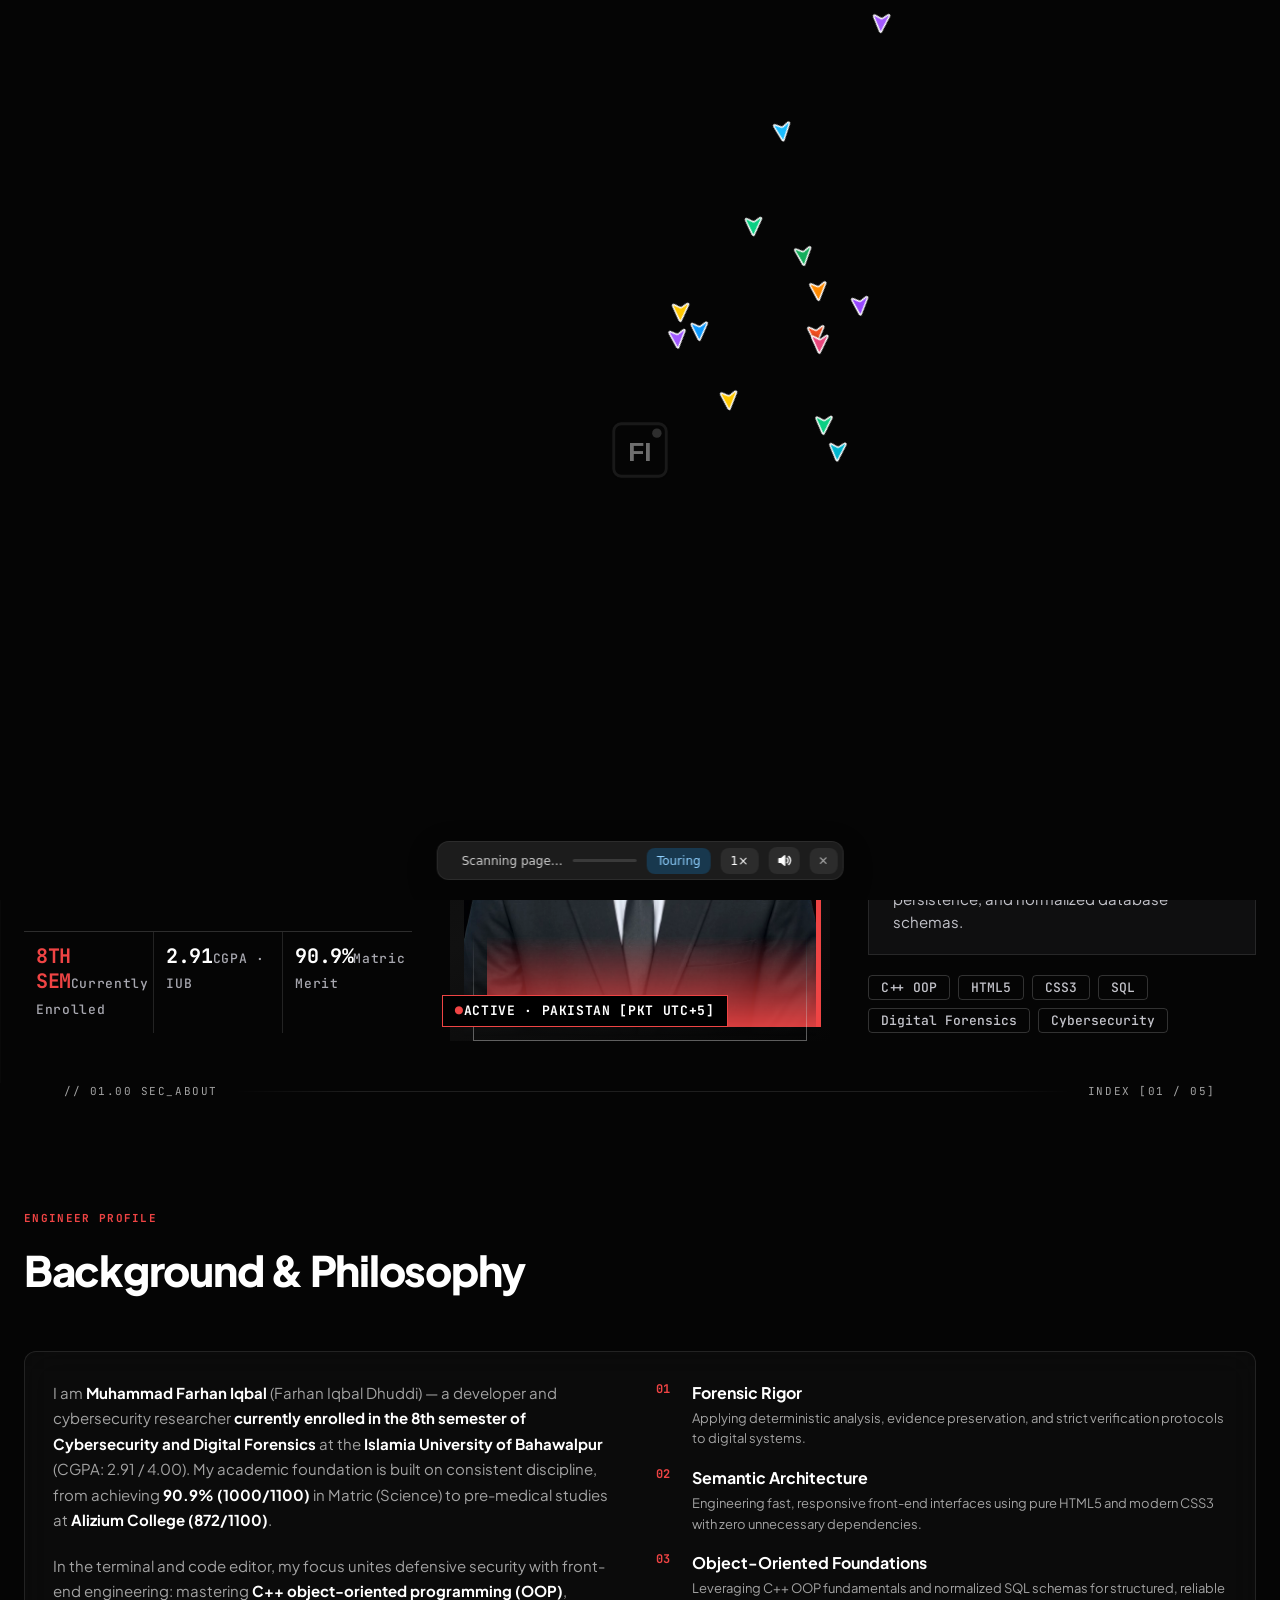
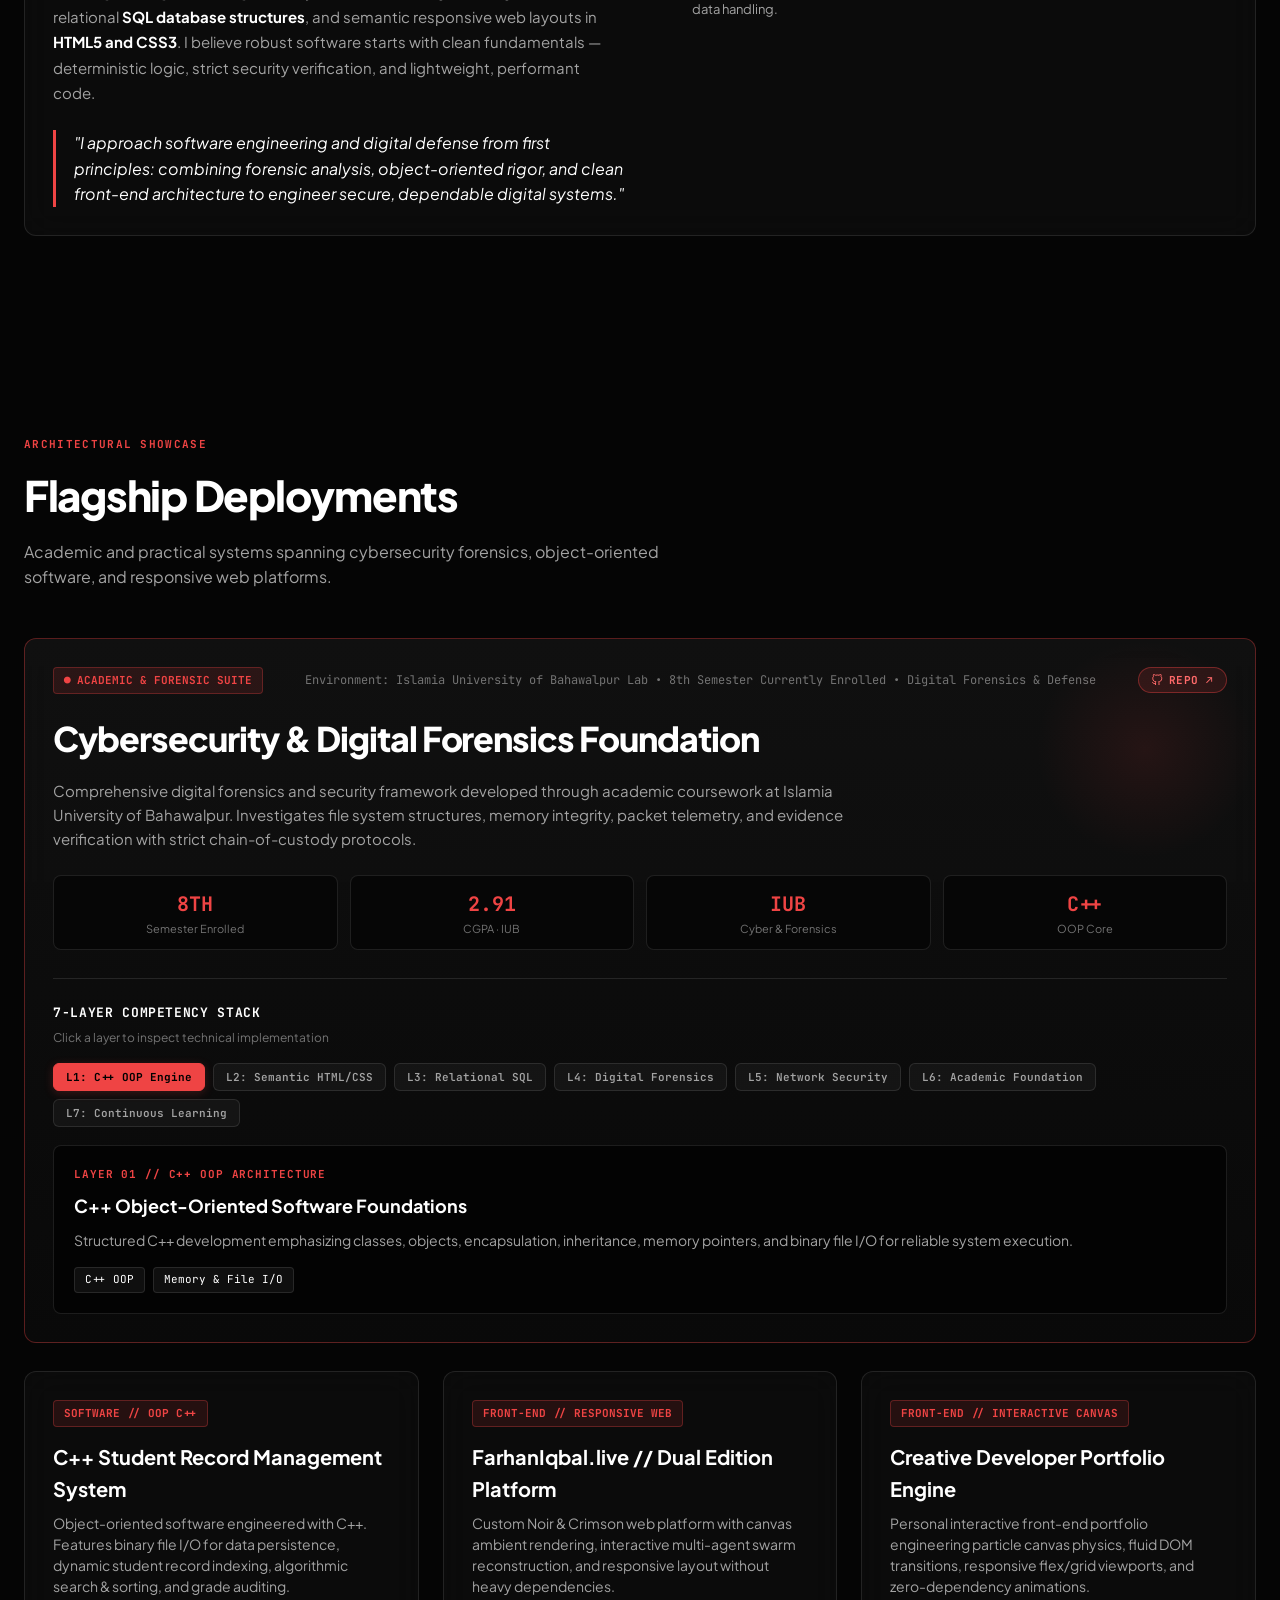
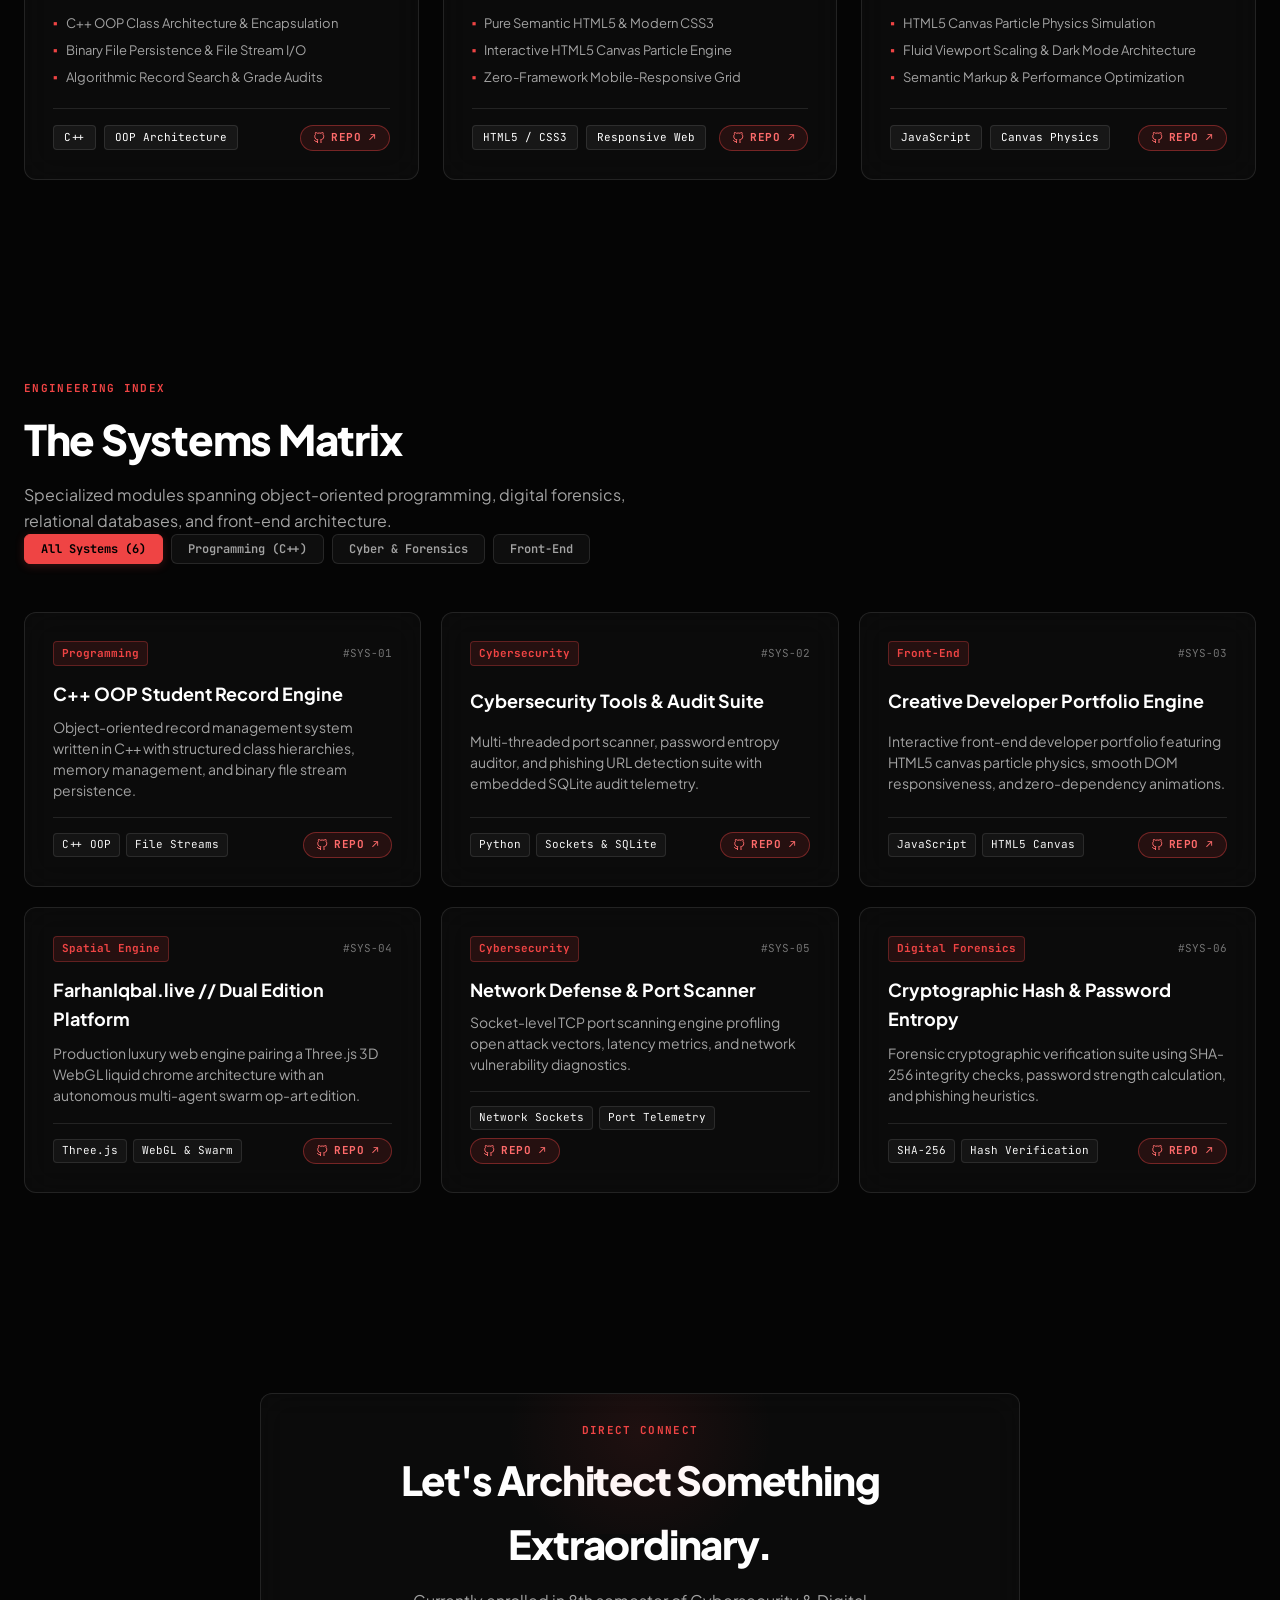
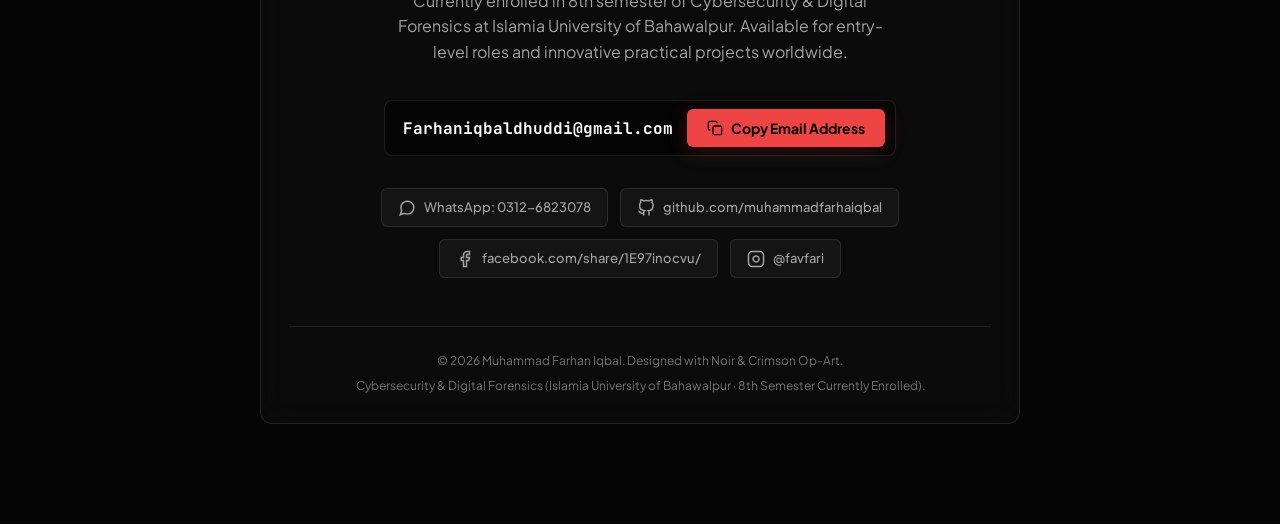
<file: special/index.html>
<!DOCTYPE html>
<html lang="en">
<head>
  <meta charset="UTF-8">
  <meta name="viewport" content="width=device-width, initial-scale=1.0">
  <title>Muhammad Farhan Iqbal — Cybersecurity &amp; Front-End Developer | Special Edition</title>
  <meta name="description" content="Portfolio of Muhammad Farhan Iqbal — Cybersecurity &amp; Digital Forensics (Islamia University of Bahawalpur · 8th Semester Currently Enrolled), C++ OOP, Relational SQL, and Modern Front-End Web Architecture.">
  <link rel="canonical" href="https://farhaniqbal.online/special/" />
  <link rel="icon" type="image/svg+xml" href="./favicon.svg" />

  <!-- OpenGraph & Twitter -->
  <meta property="og:type" content="website" />
  <meta property="og:site_name" content="Muhammad Farhan Iqbal" />
  <meta property="og:title" content="Muhammad Farhan Iqbal — Cybersecurity &amp; Front-End Developer" />
  <meta property="og:description" content="Currently enrolled in 8th semester of Cybersecurity &amp; Digital Forensics at Islamia University of Bahawalpur. Engineering C++ OOP systems, relational SQL databases, and responsive HTML5/CSS3 layouts." />
  <meta property="og:url" content="https://farhaniqbal.online" />
  <meta property="og:image" content="./assets/farhan.jpg" />
  <meta property="og:image:width" content="960" />
  <meta property="og:image:height" content="960" />
  <meta property="og:image:alt" content="Muhammad Farhan Iqbal" />
  <meta name="twitter:card" content="summary_large_image" />
  <meta name="twitter:title" content="Muhammad Farhan Iqbal — Cybersecurity &amp; Front-End Developer" />
  <meta name="twitter:description" content="Currently enrolled in 8th semester of Cybersecurity &amp; Digital Forensics at Islamia University of Bahawalpur. Engineering C++ OOP systems, relational SQL databases, and responsive HTML5/CSS3 layouts." />
  <meta name="twitter:image" content="./assets/farhan.jpg" />

  <!-- Google Fonts: Bebas Neue, Caveat, Plus Jakarta Sans & JetBrains Mono -->
  <link rel="preconnect" href="https://fonts.googleapis.com">
  <link rel="preconnect" href="https://fonts.gstatic.com" crossorigin>
  <link href="https://fonts.googleapis.com/css2?family=Bebas+Neue&family=Caveat:wght@600&family=JetBrains+Mono:wght@400;500;600;700&family=Plus+Jakarta+Sans:wght@400;500;600;700;800&display=swap" rel="stylesheet">

  <link rel="stylesheet" href="./style.css">

  <script type="application/ld+json">
  {
    "@context": "https://schema.org",
    "@type": "Person",
    "name": "Muhammad Farhan Iqbal",
    "url": "https://farhaniqbal.online",
    "jobTitle": "Cybersecurity Specialist & Front-End Developer",
    "description": "Cybersecurity & Digital Forensics (Islamia University of Bahawalpur · 8th Semester Currently Enrolled), C++ OOP, Relational SQL, and Modern Front-End Web Architecture.",
    "sameAs": [
      "https://github.com/muhammadfarhaiqbal",
      "https://www.facebook.com/share/1E97inocvu/",
      "https://www.instagram.com/favfari?obrf=aXZzZHhicm0zd2dy"
    ]
  }
  </script>
</head>
<body>

  <!-- Ambient Noir & Crimson Op-Art Canvas -->
  <canvas id="aurora-canvas" aria-hidden="true"></canvas>

  <!-- Floating Glass Navigation Dock -->
  <header class="dock-container">
    <nav class="nav-dock" aria-label="Main Navigation">
      <a href="#hero" class="nav-brand" aria-label="Muhammad Farhan Iqbal Home">
        <span class="brand-monogram">FI</span>
        <span class="brand-label">FARHAN<span class="brand-dot">.</span></span>
      </a>

      <div class="nav-links">
        <a href="#about" class="nav-item">About</a>
        <a href="#flagships" class="nav-item">Flagships</a>
        <a href="#projects" class="nav-item">Matrix</a>
        <a href="#contact" class="nav-item">Contact</a>
      </div>

      <div class="dock-right">
        <a href="../" class="dock-cta" style="background: rgba(255,255,255,0.08); border-color: rgba(255,255,255,0.2); color: #fff; text-decoration: none;">✦ SILVER 3D</a>
        <div class="dock-status" title="Open for entry-level Cybersecurity & Front-End opportunities">
          <span class="status-dot"></span>
          <span class="status-text">Available</span>
        </div>
        <a href="#contact" class="dock-cta">DISPATCH →</a>
      </div>
    </nav>
  </header>

  <main>
    <!-- Hero Section -->
    <section id="hero" class="hero-section">
      <div class="hero-bg-grid" aria-hidden="true">
        <div class="grid-line line-1"></div><div class="grid-line line-2"></div><div class="grid-line line-3"></div>
      </div>
      <div class="hero-wordmark-svg" aria-hidden="true">
        <svg viewBox="0 0 1000 215" preserveAspectRatio="xMidYMid meet">
          <text x="0" y="205" font-size="270" textLength="1000" lengthAdjust="spacingAndGlyphs">PORTFOLIO</text>
        </svg>
      </div>
      <div class="hero-stage-grid">
        <div class="hero-flank left-flank">
          <div class="hero-script">Hello, I'm</div>
          <h1 class="hero-name">FARHAN<span class="accent-red-dot">.</span></h1>
          <div class="hero-role-pill"><span class="pill-dot">●</span><span>CYBERSECURITY &amp; DIGITAL FORENSICS · FRONT-END DEVELOPER</span></div>
          <p class="hero-desc">Currently enrolled in <strong>8th semester of Cybersecurity &amp; Digital Forensics</strong> at Islamia University of Bahawalpur, with strong foundations in <strong>C++ (OOP)</strong>, modern <strong>HTML5/CSS3 front-end layout</strong>, and relational <strong>SQL</strong>.</p>
          <div class="hero-actions"><a href="#contact" class="btn btn-crimson"><span>INITIATE DISPATCH</span><svg class="btn-arrow" viewBox="0 0 24 24" width="16" height="16" fill="none" stroke="currentColor" stroke-width="2"><path d="M5 12h14M12 5l7 7-7 7"/></svg></a><a href="#flagships" class="btn btn-glass"><span>EXPLORE ARCHITECTURE</span></a></div>
          <div class="hero-stats-row"><div class="hero-stat-box"><span class="stat-val">8TH SEM</span><span class="stat-lbl">Currently Enrolled</span></div><div class="hero-stat-box"><span class="stat-val">2.91</span><span class="stat-lbl">CGPA · IUB</span></div><div class="hero-stat-box"><span class="stat-val">90.9%</span><span class="stat-lbl">Matric Merit</span></div></div>
        </div>
        <div class="hero-center-col"><div class="hero-cutout-wrap"><div class="hero-portrait-panel" aria-hidden="true"></div><img src="./assets/farhan.jpg" alt="Muhammad Farhan Iqbal" class="hero-cutout-img" width="480" height="480" loading="eager" /><div class="cutout-status-badge"><span class="status-pulse-red">●</span><span>ACTIVE · PAKISTAN [PKT UTC+5]</span></div></div></div>
        <div class="hero-flank right-flank"><div class="hud-stack">
          <div class="hud-card"><div class="hud-card-header"><span class="hud-idx">01.</span><span class="hud-tag">DEFENSE</span></div><div class="hud-card-title">Cybersecurity &amp; Forensics</div><div class="hud-card-desc">Digital evidence analysis, network security fundamentals, and system integrity protocols.</div></div>
          <div class="hud-card"><div class="hud-card-header"><span class="hud-idx">02.</span><span class="hud-tag">FRONT-END</span></div><div class="hud-card-title">Semantic Web Architecture</div><div class="hud-card-desc">Modern HTML5/CSS3 responsive layouts, Flexbox/Grid, and accessible web standards.</div></div>
          <div class="hud-card"><div class="hud-card-header"><span class="hud-idx">03.</span><span class="hud-tag">PROGRAMMING</span></div><div class="hud-card-title">C++ OOP &amp; Relational SQL</div><div class="hud-card-desc">Object-oriented software design, binary file persistence, and normalized database schemas.</div></div>
          <div class="hud-tech-tags"><span class="tech-tag">C++ OOP</span><span class="tech-tag">HTML5</span><span class="tech-tag">CSS3</span><span class="tech-tag">SQL</span><span class="tech-tag">Digital Forensics</span><span class="tech-tag">Cybersecurity</span></div>
        </div></div>
      </div>
    </section>

    <!-- Technical Section Divider -->
    <div class="section-divider-bar" aria-hidden="true">
      <span class="divider-coord">// 01.00 SEC_ABOUT</span>
      <span class="divider-line"></span>
      <span class="divider-index">INDEX [01 / 05]</span>
    </div>

    <!-- Background, Bio & Philosophy Section -->
    <section id="about" class="section">
      <div class="section-header">
        <div class="section-tag">ENGINEER PROFILE</div>
        <h2 class="section-title">Background &amp; Philosophy</h2>
      </div>

      <div class="about-container">
        <div class="glass-card about-grid">
          <div class="about-text-col">
            <p class="about-text">
              I am <strong>Muhammad Farhan Iqbal</strong> (Farhan Iqbal Dhuddi) — a developer and cybersecurity researcher <strong>currently enrolled in the 8th semester of Cybersecurity and Digital Forensics</strong> at the <strong>Islamia University of Bahawalpur</strong> (CGPA: 2.91 / 4.00). My academic foundation is built on consistent discipline, from achieving <strong>90.9% (1000/1100)</strong> in Matric (Science) to pre-medical studies at <strong>Alizium College (872/1100)</strong>.
            </p>
            <p class="about-text">
              In the terminal and code editor, my focus unites defensive security with front-end engineering: mastering <strong>C++ object-oriented programming (OOP)</strong>, relational <strong>SQL database structures</strong>, and semantic responsive web layouts in <strong>HTML5 and CSS3</strong>. I believe robust software starts with clean fundamentals — deterministic logic, strict security verification, and lightweight, performant code.
            </p>
            <div class="quote-box">
              "I approach software engineering and digital defense from first principles: combining forensic analysis, object-oriented rigor, and clean front-end architecture to engineer secure, dependable digital systems."
            </div>
          </div>

          <div class="about-principles-col">
            <ul class="principles-list">
              <li class="principle-item">
                <span class="principle-num">01</span>
                <div>
                  <div class="principle-title">Forensic Rigor</div>
                  <div class="principle-desc">Applying deterministic analysis, evidence preservation, and strict verification protocols to digital systems.</div>
                </div>
              </li>
              <li class="principle-item">
                <span class="principle-num">02</span>
                <div>
                  <div class="principle-title">Semantic Architecture</div>
                  <div class="principle-desc">Engineering fast, responsive front-end interfaces using pure HTML5 and modern CSS3 with zero unnecessary dependencies.</div>
                </div>
              </li>
              <li class="principle-item">
                <span class="principle-num">03</span>
                <div>
                  <div class="principle-title">Object-Oriented Foundations</div>
                  <div class="principle-desc">Leveraging C++ OOP fundamentals and normalized SQL schemas for structured, reliable data handling.</div>
                </div>
              </li>
            </ul>
          </div>
        </div>
      </div>
    </section>

    <!-- Flagships Deep Dive Section -->
    <section id="flagships" class="section">
      <div class="section-header">
        <div class="section-tag">ARCHITECTURAL SHOWCASE</div>
        <h2 class="section-title">Flagship Deployments</h2>
        <p class="section-desc">Academic and practical systems spanning cybersecurity forensics, object-oriented software, and responsive web platforms.</p>
      </div>

      <div class="flagship-container">

        <!-- Flagship 1: Cybersecurity & Digital Forensics Suite -->
        <article class="glass-card flagship-card highlighted-card">
          <div class="card-glow-red"></div>

          <div class="flagship-header">
            <div class="flagship-badge">
              <span>●</span> ACADEMIC &amp; FORENSIC SUITE
            </div>
            <div class="flagship-meta">Environment: Islamia University of Bahawalpur Lab • 8th Semester Currently Enrolled • Digital Forensics &amp; Defense</div>
            <a href="https://github.com/muhammadfarhaiqbal/cybersecurity-tools" target="_blank" rel="noopener noreferrer" class="repo-pill-btn"><svg width="12" height="12" viewBox="0 0 24 24" fill="none" stroke="currentColor" stroke-width="2"><path d="M9 19c-5 1.5-5-2.5-7-3m14 6v-3.87a3.37 3.37 0 0 0-.94-2.61c3.14-.35 6.44-1.54 6.44-7A5.44 5.44 0 0 0 20 4.77 5.07 5.07 0 0 0 19.91 1S18.73.65 16 2.48a13.38 13.38 0 0 0-7 0C6.27.65 5.09 1 5.09 1A5.07 5.07 0 0 0 5 4.77a5.44 5.44 0 0 0-1.5 3.78c0 5.42 3.3 6.61 6.44 7A3.37 3.37 0 0 0 9 18.13V22"></path></svg> REPO ↗</a>
          </div>

          <div class="flagship-body">
            <div class="flagship-main-info">
              <h3 class="flagship-title">Cybersecurity &amp; Digital Forensics Foundation</h3>
              <p class="flagship-desc">
                Comprehensive digital forensics and security framework developed through academic coursework at Islamia University of Bahawalpur. Investigates file system structures, memory integrity, packet telemetry, and evidence verification with strict chain-of-custody protocols.
              </p>

              <div class="flagship-metrics-row">
                <div class="metric-pill">
                  <div class="metric-num">8TH</div>
                  <div class="metric-desc">Semester Enrolled</div>
                </div>
                <div class="metric-pill">
                  <div class="metric-num">2.91</div>
                  <div class="metric-desc">CGPA · IUB</div>
                </div>
                <div class="metric-pill">
                  <div class="metric-num">IUB</div>
                  <div class="metric-desc">Cyber &amp; Forensics</div>
                </div>
                <div class="metric-pill">
                  <div class="metric-num">C++</div>
                  <div class="metric-desc">OOP Core</div>
                </div>
              </div>
            </div>

            <!-- Interactive 7-Layer Architecture Explorer -->
            <div class="saai-architecture-explorer">
              <div class="explorer-header">
                <div class="explorer-title">7-LAYER COMPETENCY STACK</div>
                <div class="explorer-sub">Click a layer to inspect technical implementation</div>
              </div>

              <div class="layer-tabs" role="tablist">
                <button class="layer-tab active" data-layer="1" role="tab" aria-selected="true">L1: C++ OOP Engine</button>
                <button class="layer-tab" data-layer="2" role="tab" aria-selected="false">L2: Semantic HTML/CSS</button>
                <button class="layer-tab" data-layer="3" role="tab" aria-selected="false">L3: Relational SQL</button>
                <button class="layer-tab" data-layer="4" role="tab" aria-selected="false">L4: Digital Forensics</button>
                <button class="layer-tab" data-layer="5" role="tab" aria-selected="false">L5: Network Security</button>
                <button class="layer-tab" data-layer="6" role="tab" aria-selected="false">L6: Academic Foundation</button>
                <button class="layer-tab" data-layer="7" role="tab" aria-selected="false">L7: Continuous Learning</button>
              </div>

              <div class="layer-inspector-pane">
                <div id="layer-content">
                  <div class="layer-inspect-badge" id="layer-inspect-id">LAYER 01 // C++ OOP ARCHITECTURE</div>
                  <h4 class="layer-inspect-title" id="layer-inspect-title">C++ Object-Oriented Software Foundations</h4>
                  <p class="layer-inspect-desc" id="layer-inspect-desc">
                    Structured C++ development emphasizing classes, objects, encapsulation, inheritance, memory pointers, and binary file I/O for reliable system execution.
                  </p>
                  <div class="tech-tags-group" id="layer-inspect-tags">
                    <span class="tech-tag">C++ OOP</span>
                    <span class="tech-tag">Memory &amp; File I/O</span>
                  </div>
                </div>
              </div>
            </div>
          </div>
        </article>

        <!-- Flagships Grid (C++ Student Record, Responsive Web, Portfolio Engine) -->
        <div class="flagship-subgrid">

          <!-- Flagship 2: C++ Student Record -->
          <article class="glass-card subgrid-card">
            <div class="subgrid-top">
              <div class="subgrid-badge-row">
                <div class="flagship-badge">SOFTWARE // OOP C++</div>
              </div>
              <h3 class="subgrid-title">C++ Student Record Management System</h3>
              <p class="subgrid-desc">
                Object-oriented software engineered with C++. Features binary file I/O for data persistence, dynamic student record indexing, algorithmic search &amp; sorting, and grade auditing.
              </p>
              <ul class="spec-list">
                <li class="spec-item">C++ OOP Class Architecture &amp; Encapsulation</li>
                <li class="spec-item">Binary File Persistence &amp; File Stream I/O</li>
                <li class="spec-item">Algorithmic Record Search &amp; Grade Audits</li>
              </ul>
            </div>
            <div class="subgrid-footer">
              <div class="subgrid-tags">
                <span class="tech-tag">C++</span>
                <span class="tech-tag">OOP Architecture</span>
              </div>
              <a href="https://github.com/muhammadfarhaiqbal" target="_blank" rel="noopener noreferrer" class="repo-pill-btn"><svg width="12" height="12" viewBox="0 0 24 24" fill="none" stroke="currentColor" stroke-width="2"><path d="M9 19c-5 1.5-5-2.5-7-3m14 6v-3.87a3.37 3.37 0 0 0-.94-2.61c3.14-.35 6.44-1.54 6.44-7A5.44 5.44 0 0 0 20 4.77 5.07 5.07 0 0 0 19.91 1S18.73.65 16 2.48a13.38 13.38 0 0 0-7 0C6.27.65 5.09 1 5.09 1A5.07 5.07 0 0 0 5 4.77a5.44 5.44 0 0 0-1.5 3.78c0 5.42 3.3 6.61 6.44 7A3.37 3.37 0 0 0 9 18.13V22"></path></svg> REPO ↗</a>
            </div>
          </article>

          <!-- Flagship 3: Responsive Web Platform / FarhanIqbal.live -->
          <article class="glass-card subgrid-card">
            <div class="subgrid-top">
              <div class="subgrid-badge-row">
                <div class="flagship-badge">FRONT-END // RESPONSIVE WEB</div>
              </div>
              <h3 class="subgrid-title">FarhanIqbal.live // Dual Edition Platform</h3>
              <p class="subgrid-desc">
                Custom Noir &amp; Crimson web platform with canvas ambient rendering, interactive multi-agent swarm reconstruction, and responsive layout without heavy dependencies.
              </p>
              <ul class="spec-list">
                <li class="spec-item">Pure Semantic HTML5 &amp; Modern CSS3</li>
                <li class="spec-item">Interactive HTML5 Canvas Particle Engine</li>
                <li class="spec-item">Zero-Framework Mobile-Responsive Grid</li>
              </ul>
            </div>
            <div class="subgrid-footer">
              <div class="subgrid-tags">
                <span class="tech-tag">HTML5 / CSS3</span>
                <span class="tech-tag">Responsive Web</span>
              </div>
              <a href="https://github.com/muhammadfarhaiqbal/farhaniqbal.live" target="_blank" rel="noopener noreferrer" class="repo-pill-btn"><svg width="12" height="12" viewBox="0 0 24 24" fill="none" stroke="currentColor" stroke-width="2"><path d="M9 19c-5 1.5-5-2.5-7-3m14 6v-3.87a3.37 3.37 0 0 0-.94-2.61c3.14-.35 6.44-1.54 6.44-7A5.44 5.44 0 0 0 20 4.77 5.07 5.07 0 0 0 19.91 1S18.73.65 16 2.48a13.38 13.38 0 0 0-7 0C6.27.65 5.09 1 5.09 1A5.07 5.07 0 0 0 5 4.77a5.44 5.44 0 0 0-1.5 3.78c0 5.42 3.3 6.61 6.44 7A3.37 3.37 0 0 0 9 18.13V22"></path></svg> REPO ↗</a>
            </div>
          </article>

          <!-- Flagship 4: Creative Developer Portfolio -->
          <article class="glass-card subgrid-card">
            <div class="subgrid-top">
              <div class="subgrid-badge-row">
                <div class="flagship-badge">FRONT-END // INTERACTIVE CANVAS</div>
              </div>
              <h3 class="subgrid-title">Creative Developer Portfolio Engine</h3>
              <p class="subgrid-desc">
                Personal interactive front-end portfolio engineering particle canvas physics, fluid DOM transitions, responsive flex/grid viewports, and zero-dependency animations.
              </p>
              <ul class="spec-list">
                <li class="spec-item">HTML5 Canvas Particle Physics Simulation</li>
                <li class="spec-item">Fluid Viewport Scaling &amp; Dark Mode Architecture</li>
                <li class="spec-item">Semantic Markup &amp; Performance Optimization</li>
              </ul>
            </div>
            <div class="subgrid-footer">
              <div class="subgrid-tags">
                <span class="tech-tag">JavaScript</span>
                <span class="tech-tag">Canvas Physics</span>
              </div>
              <a href="https://github.com/muhammadfarhaiqbal/portfolio" target="_blank" rel="noopener noreferrer" class="repo-pill-btn"><svg width="12" height="12" viewBox="0 0 24 24" fill="none" stroke="currentColor" stroke-width="2"><path d="M9 19c-5 1.5-5-2.5-7-3m14 6v-3.87a3.37 3.37 0 0 0-.94-2.61c3.14-.35 6.44-1.54 6.44-7A5.44 5.44 0 0 0 20 4.77 5.07 5.07 0 0 0 19.91 1S18.73.65 16 2.48a13.38 13.38 0 0 0-7 0C6.27.65 5.09 1 5.09 1A5.07 5.07 0 0 0 5 4.77a5.44 5.44 0 0 0-1.5 3.78c0 5.42 3.3 6.61 6.44 7A3.37 3.37 0 0 0 9 18.13V22"></path></svg> REPO ↗</a>
            </div>
          </article>

        </div>
      </div>
    </section>

    <!-- Project Matrix Section (Filterable Bento Grid) -->
    <section id="projects" class="section">
      <div class="section-header">
        <div class="section-tag">ENGINEERING INDEX</div>
        <h2 class="section-title">The Systems Matrix</h2>
        <p class="section-desc">Specialized modules spanning object-oriented programming, digital forensics, relational databases, and front-end architecture.</p>

        <!-- Filter Controls -->
        <div class="bento-controls">
          <button class="filter-btn active" data-filter="all">All Systems (6)</button>
          <button class="filter-btn" data-filter="programming">Programming (C++)</button>
          <button class="filter-btn" data-filter="cyber">Cyber &amp; Forensics</button>
          <button class="filter-btn" data-filter="frontend">Front-End</button>
        </div>
      </div>

      <div class="bento-grid">

        <!-- Project 1: C++ Student Record -->
        <div class="glass-card bento-card" data-category="programming">
          <div class="bento-top">
            <span class="category-chip">Programming</span>
            <span class="bento-id">#SYS-01</span>
          </div>
          <h3 class="bento-title">C++ OOP Student Record Engine</h3>
          <p class="bento-desc">
            Object-oriented record management system written in C++ with structured class hierarchies, memory management, and binary file stream persistence.
          </p>
          <div class="bento-footer">
            <div class="bento-tags">
              <span class="tag">C++ OOP</span>
              <span class="tag">File Streams</span>
            </div>
            <a href="https://github.com/muhammadfarhaiqbal" target="_blank" rel="noopener noreferrer" class="repo-pill-btn"><svg width="12" height="12" viewBox="0 0 24 24" fill="none" stroke="currentColor" stroke-width="2"><path d="M9 19c-5 1.5-5-2.5-7-3m14 6v-3.87a3.37 3.37 0 0 0-.94-2.61c3.14-.35 6.44-1.54 6.44-7A5.44 5.44 0 0 0 20 4.77 5.07 5.07 0 0 0 19.91 1S18.73.65 16 2.48a13.38 13.38 0 0 0-7 0C6.27.65 5.09 1 5.09 1A5.07 5.07 0 0 0 5 4.77a5.44 5.44 0 0 0-1.5 3.78c0 5.42 3.3 6.61 6.44 7A3.37 3.37 0 0 0 9 18.13V22"></path></svg> REPO ↗</a>
          </div>
        </div>

        <!-- Project 2: Cybersecurity & Port Scanning Engine -->
        <div class="glass-card bento-card" data-category="cyber">
          <div class="bento-top">
            <span class="category-chip">Cybersecurity</span>
            <span class="bento-id">#SYS-02</span>
          </div>
          <h3 class="bento-title">Cybersecurity Tools &amp; Audit Suite</h3>
          <p class="bento-desc">
            Multi-threaded port scanner, password entropy auditor, and phishing URL detection suite with embedded SQLite audit telemetry.
          </p>
          <div class="bento-footer">
            <div class="bento-tags">
              <span class="tag">Python</span>
              <span class="tag">Sockets &amp; SQLite</span>
            </div>
            <a href="https://github.com/muhammadfarhaiqbal/cybersecurity-tools" target="_blank" rel="noopener noreferrer" class="repo-pill-btn"><svg width="12" height="12" viewBox="0 0 24 24" fill="none" stroke="currentColor" stroke-width="2"><path d="M9 19c-5 1.5-5-2.5-7-3m14 6v-3.87a3.37 3.37 0 0 0-.94-2.61c3.14-.35 6.44-1.54 6.44-7A5.44 5.44 0 0 0 20 4.77 5.07 5.07 0 0 0 19.91 1S18.73.65 16 2.48a13.38 13.38 0 0 0-7 0C6.27.65 5.09 1 5.09 1A5.07 5.07 0 0 0 5 4.77a5.44 5.44 0 0 0-1.5 3.78c0 5.42 3.3 6.61 6.44 7A3.37 3.37 0 0 0 9 18.13V22"></path></svg> REPO ↗</a>
          </div>
        </div>

        <!-- Project 3: Creative Developer Portfolio Engine -->
        <div class="glass-card bento-card" data-category="frontend">
          <div class="bento-top">
            <span class="category-chip">Front-End</span>
            <span class="bento-id">#SYS-03</span>
          </div>
          <h3 class="bento-title">Creative Developer Portfolio Engine</h3>
          <p class="bento-desc">
            Interactive front-end developer portfolio featuring HTML5 canvas particle physics, smooth DOM responsiveness, and zero-dependency animations.
          </p>
          <div class="bento-footer">
            <div class="bento-tags">
              <span class="tag">JavaScript</span>
              <span class="tag">HTML5 Canvas</span>
            </div>
            <a href="https://github.com/muhammadfarhaiqbal/portfolio" target="_blank" rel="noopener noreferrer" class="repo-pill-btn"><svg width="12" height="12" viewBox="0 0 24 24" fill="none" stroke="currentColor" stroke-width="2"><path d="M9 19c-5 1.5-5-2.5-7-3m14 6v-3.87a3.37 3.37 0 0 0-.94-2.61c3.14-.35 6.44-1.54 6.44-7A5.44 5.44 0 0 0 20 4.77 5.07 5.07 0 0 0 19.91 1S18.73.65 16 2.48a13.38 13.38 0 0 0-7 0C6.27.65 5.09 1 5.09 1A5.07 5.07 0 0 0 5 4.77a5.44 5.44 0 0 0-1.5 3.78c0 5.42 3.3 6.61 6.44 7A3.37 3.37 0 0 0 9 18.13V22"></path></svg> REPO ↗</a>
          </div>
        </div>

        <!-- Project 4: FarhanIqbal.live Dual Edition Platform -->
        <div class="glass-card bento-card" data-category="frontend">
          <div class="bento-top">
            <span class="category-chip">Spatial Engine</span>
            <span class="bento-id">#SYS-04</span>
          </div>
          <h3 class="bento-title">FarhanIqbal.live // Dual Edition Platform</h3>
          <p class="bento-desc">
            Production luxury web engine pairing a Three.js 3D WebGL liquid chrome architecture with an autonomous multi-agent swarm op-art edition.
          </p>
          <div class="bento-footer">
            <div class="bento-tags">
              <span class="tag">Three.js</span>
              <span class="tag">WebGL &amp; Swarm</span>
            </div>
            <a href="https://github.com/muhammadfarhaiqbal/farhaniqbal.live" target="_blank" rel="noopener noreferrer" class="repo-pill-btn"><svg width="12" height="12" viewBox="0 0 24 24" fill="none" stroke="currentColor" stroke-width="2"><path d="M9 19c-5 1.5-5-2.5-7-3m14 6v-3.87a3.37 3.37 0 0 0-.94-2.61c3.14-.35 6.44-1.54 6.44-7A5.44 5.44 0 0 0 20 4.77 5.07 5.07 0 0 0 19.91 1S18.73.65 16 2.48a13.38 13.38 0 0 0-7 0C6.27.65 5.09 1 5.09 1A5.07 5.07 0 0 0 5 4.77a5.44 5.44 0 0 0-1.5 3.78c0 5.42 3.3 6.61 6.44 7A3.37 3.37 0 0 0 9 18.13V22"></path></svg> REPO ↗</a>
          </div>
        </div>

        <!-- Project 5: Network Security & Packet Telemetry -->
        <div class="glass-card bento-card" data-category="cyber">
          <div class="bento-top">
            <span class="category-chip">Cybersecurity</span>
            <span class="bento-id">#SYS-05</span>
          </div>
          <h3 class="bento-title">Network Defense &amp; Port Scanner</h3>
          <p class="bento-desc">
            Socket-level TCP port scanning engine profiling open attack vectors, latency metrics, and network vulnerability diagnostics.
          </p>
          <div class="bento-footer">
            <div class="bento-tags">
              <span class="tag">Network Sockets</span>
              <span class="tag">Port Telemetry</span>
            </div>
            <a href="https://github.com/muhammadfarhaiqbal/cybersecurity-tools" target="_blank" rel="noopener noreferrer" class="repo-pill-btn"><svg width="12" height="12" viewBox="0 0 24 24" fill="none" stroke="currentColor" stroke-width="2"><path d="M9 19c-5 1.5-5-2.5-7-3m14 6v-3.87a3.37 3.37 0 0 0-.94-2.61c3.14-.35 6.44-1.54 6.44-7A5.44 5.44 0 0 0 20 4.77 5.07 5.07 0 0 0 19.91 1S18.73.65 16 2.48a13.38 13.38 0 0 0-7 0C6.27.65 5.09 1 5.09 1A5.07 5.07 0 0 0 5 4.77a5.44 5.44 0 0 0-1.5 3.78c0 5.42 3.3 6.61 6.44 7A3.37 3.37 0 0 0 9 18.13V22"></path></svg> REPO ↗</a>
          </div>
        </div>

        <!-- Project 6: Forensic Checksum & Password Entropy -->
        <div class="glass-card bento-card" data-category="cyber">
          <div class="bento-top">
            <span class="category-chip">Digital Forensics</span>
            <span class="bento-id">#SYS-06</span>
          </div>
          <h3 class="bento-title">Cryptographic Hash &amp; Password Entropy</h3>
          <p class="bento-desc">
            Forensic cryptographic verification suite using SHA-256 integrity checks, password strength calculation, and phishing heuristics.
          </p>
          <div class="bento-footer">
            <div class="bento-tags">
              <span class="tag">SHA-256</span>
              <span class="tag">Hash Verification</span>
            </div>
            <a href="https://github.com/muhammadfarhaiqbal/cybersecurity-tools" target="_blank" rel="noopener noreferrer" class="repo-pill-btn"><svg width="12" height="12" viewBox="0 0 24 24" fill="none" stroke="currentColor" stroke-width="2"><path d="M9 19c-5 1.5-5-2.5-7-3m14 6v-3.87a3.37 3.37 0 0 0-.94-2.61c3.14-.35 6.44-1.54 6.44-7A5.44 5.44 0 0 0 20 4.77 5.07 5.07 0 0 0 19.91 1S18.73.65 16 2.48a13.38 13.38 0 0 0-7 0C6.27.65 5.09 1 5.09 1A5.07 5.07 0 0 0 5 4.77a5.44 5.44 0 0 0-1.5 3.78c0 5.42 3.3 6.61 6.44 7A3.37 3.37 0 0 0 9 18.13V22"></path></svg> REPO ↗</a>
          </div>
        </div>

      </div>
    </section>

    <!-- Technical Spectrum Section -->
    <section id="contact" class="section">
      <div class="glass-card contact-card">
        <div class="contact-glow-red"></div>

        <div class="contact-content">
          <div class="section-tag">DIRECT CONNECT</div>
          <h2 class="contact-title">Let's Architect Something Extraordinary.</h2>
          <p class="contact-subtitle">
            Currently enrolled in 8th semester of Cybersecurity &amp; Digital Forensics at Islamia University of Bahawalpur. Available for entry-level roles and innovative practical projects worldwide.
          </p>

          <div class="email-action-box">
            <span class="email-address">Farhaniqbaldhuddi@gmail.com</span>
            <button class="btn btn-primary copy-btn" data-copy="Farhaniqbaldhuddi@gmail.com" aria-label="Copy Email">
              <svg width="16" height="16" viewBox="0 0 24 24" fill="none" stroke="currentColor" stroke-width="2"><rect x="9" y="9" width="13" height="13" rx="2" ry="2"></rect><path d="M5 15H4a2 2 0 0 1-2-2V4a2 2 0 0 1 2-2h9a2 2 0 0 1 2 2v1"></path></svg>
              <span>Copy Email Address</span>
            </button>
          </div>

          <div class="social-links-row">
            <a href="https://wa.me/923126823078" target="_blank" rel="noopener noreferrer" class="social-pill" aria-label="WhatsApp">
              <svg width="18" height="18" viewBox="0 0 24 24" fill="none" stroke="currentColor" stroke-width="2"><path d="M21 11.5a8.38 8.38 0 0 1-.9 3.8 8.5 8.5 0 0 1-7.6 4.7 8.38 8.38 0 0 1-3.8-.9L3 21l1.9-5.7a8.38 8.38 0 0 1-.9-3.8 8.5 8.5 0 0 1 4.7-7.6 8.38 8.38 0 0 1 3.8-.9h.5a8.48 8.48 0 0 1 8 8v.5z"></path></svg>
              <span>WhatsApp: 0312-6823078</span>
            </a>
            <a href="https://github.com/muhammadfarhaiqbal" target="_blank" rel="noopener noreferrer" class="social-pill" aria-label="GitHub">
              <svg width="18" height="18" viewBox="0 0 24 24" fill="none" stroke="currentColor" stroke-width="2"><path d="M9 19c-5 1.5-5-2.5-7-3m14 6v-3.87a3.37 3.37 0 0 0-.94-2.61c3.14-.35 6.44-1.54 6.44-7A5.44 5.44 0 0 0 20 4.77 5.07 5.07 0 0 0 19.91 1S18.73.65 16 2.48a13.38 13.38 0 0 0-7 0C6.27.65 5.09 1 5.09 1A5.07 5.07 0 0 0 5 4.77a5.44 5.44 0 0 0-1.5 3.78c0 5.42 3.3 6.61 6.44 7A3.37 3.37 0 0 0 9 18.13V22"></path></svg>
              <span>github.com/muhammadfarhaiqbal</span>
            </a>
            <a href="https://www.facebook.com/share/1E97inocvu/" target="_blank" rel="noopener noreferrer" class="social-pill" aria-label="Facebook">
              <svg width="18" height="18" viewBox="0 0 24 24" fill="none" stroke="currentColor" stroke-width="2"><path d="M18 2h-3a5 5 0 0 0-5 5v3H7v4h3v8h4v-8h3l1-4h-4V7a1 1 0 0 1 1-1h3z"></path></svg>
              <span>facebook.com/share/1E97inocvu/</span>
            </a>
            <a href="https://www.instagram.com/favfari?obrf=aXZzZHhicm0zd2dy" target="_blank" rel="noopener noreferrer" class="social-pill" aria-label="Instagram">
              <svg width="18" height="18" viewBox="0 0 24 24" fill="none" stroke="currentColor" stroke-width="2"><rect x="2" y="2" width="20" height="20" rx="5" ry="5"></rect><path d="M16 11.37A4 4 0 1 1 12.63 8 4 4 0 0 1 16 11.37z"></path><line x1="17.5" y1="6.5" x2="17.51" y2="6.5"></line></svg>
              <span>@favfari</span>
            </a>
          </div>

          <div class="footer-meta">
            <span>© 2026 Muhammad Farhan Iqbal. Designed with Noir &amp; Crimson Op-Art.</span>
            <span>Cybersecurity &amp; Digital Forensics (Islamia University of Bahawalpur · 8th Semester Currently Enrolled).</span>
          </div>
        </div>
      </div>
    </section>
  </main>

  <!-- Floating Toast Notification for Email Copy Feedback -->
  <div id="toast" class="toast-notification" aria-live="polite">
    <span class="toast-icon">✓</span>
    <span class="toast-text" id="toast-message">Email copied to clipboard: Farhaniqbaldhuddi@gmail.com</span>
  </div>

  <script src="./sound.js" defer></script>
  <script src="./app.js" defer></script>
  <!-- Swarm rebuild takeover engine. Loads the vendored engine, then hands
       control back to it. Disable for a clean page with ?swarm=off -->
  <script src="./swarm-init.js" defer></script>
</body>
</html>
</file>
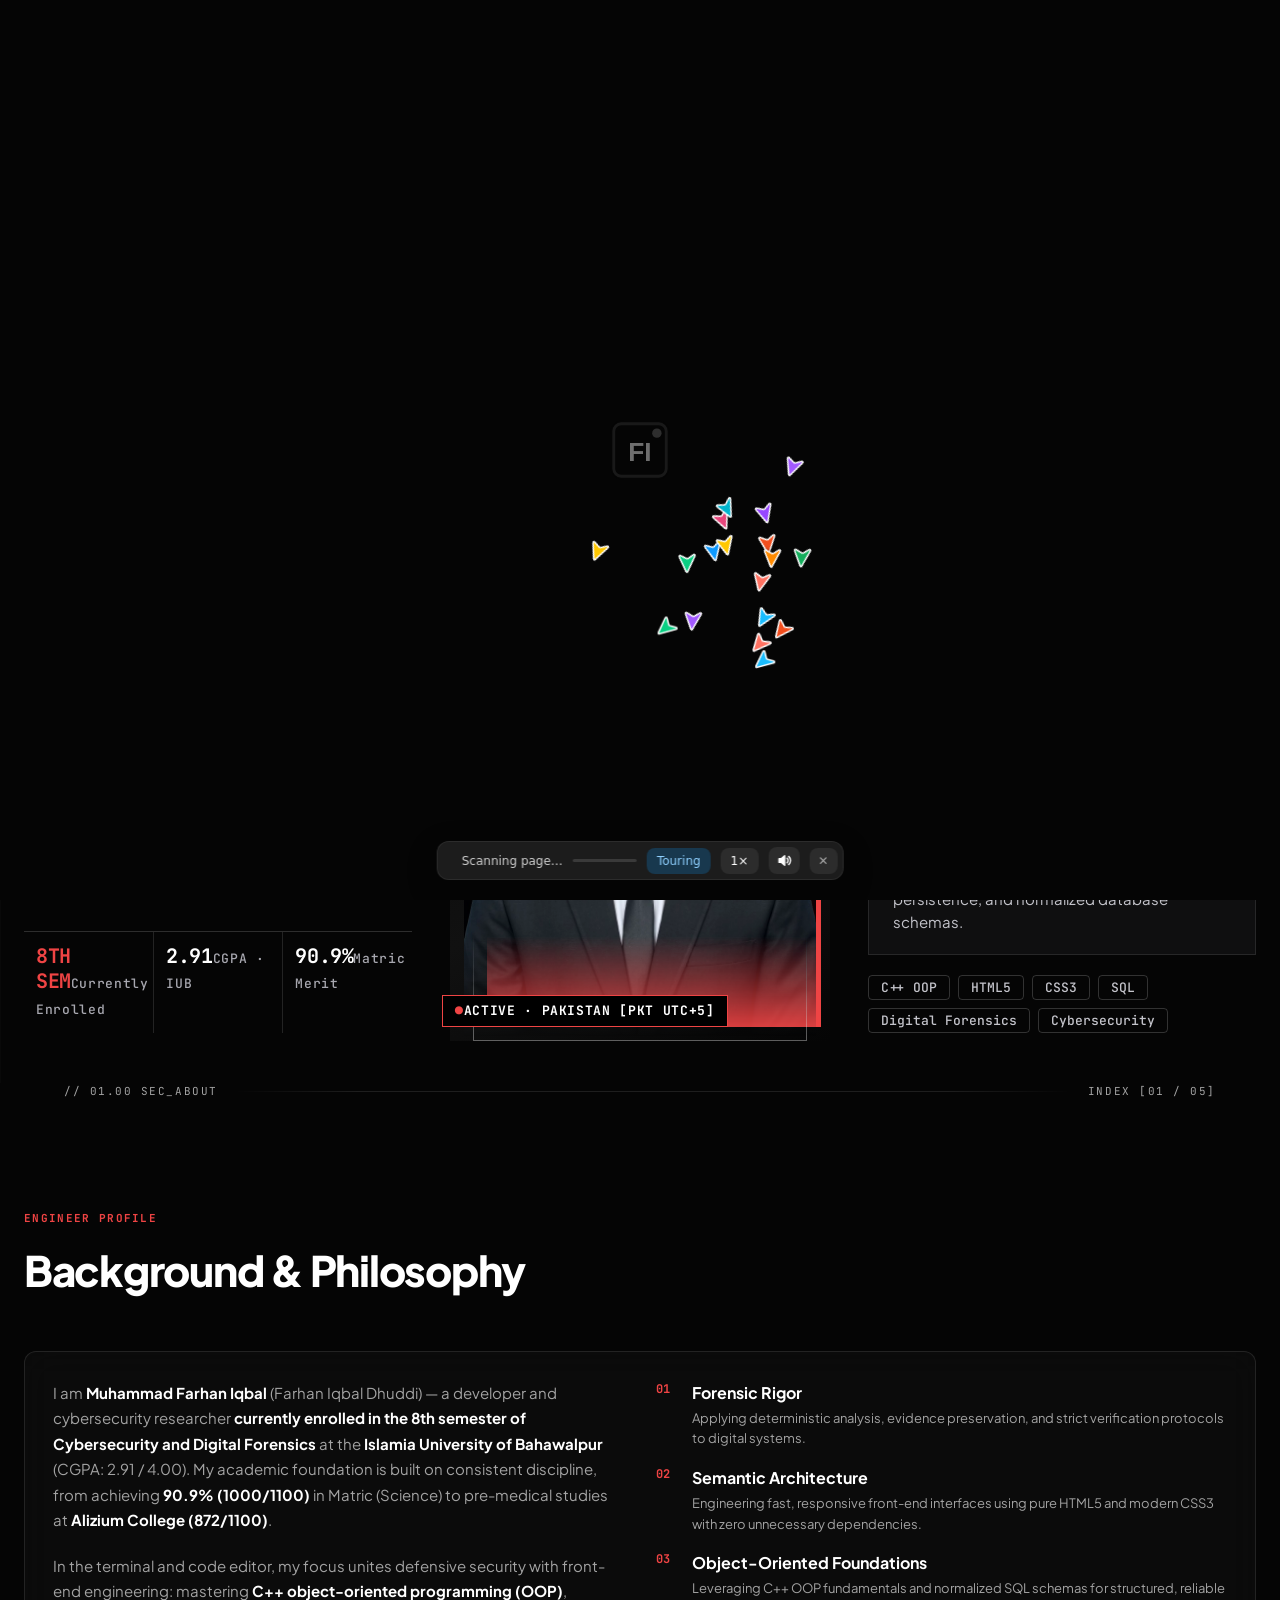
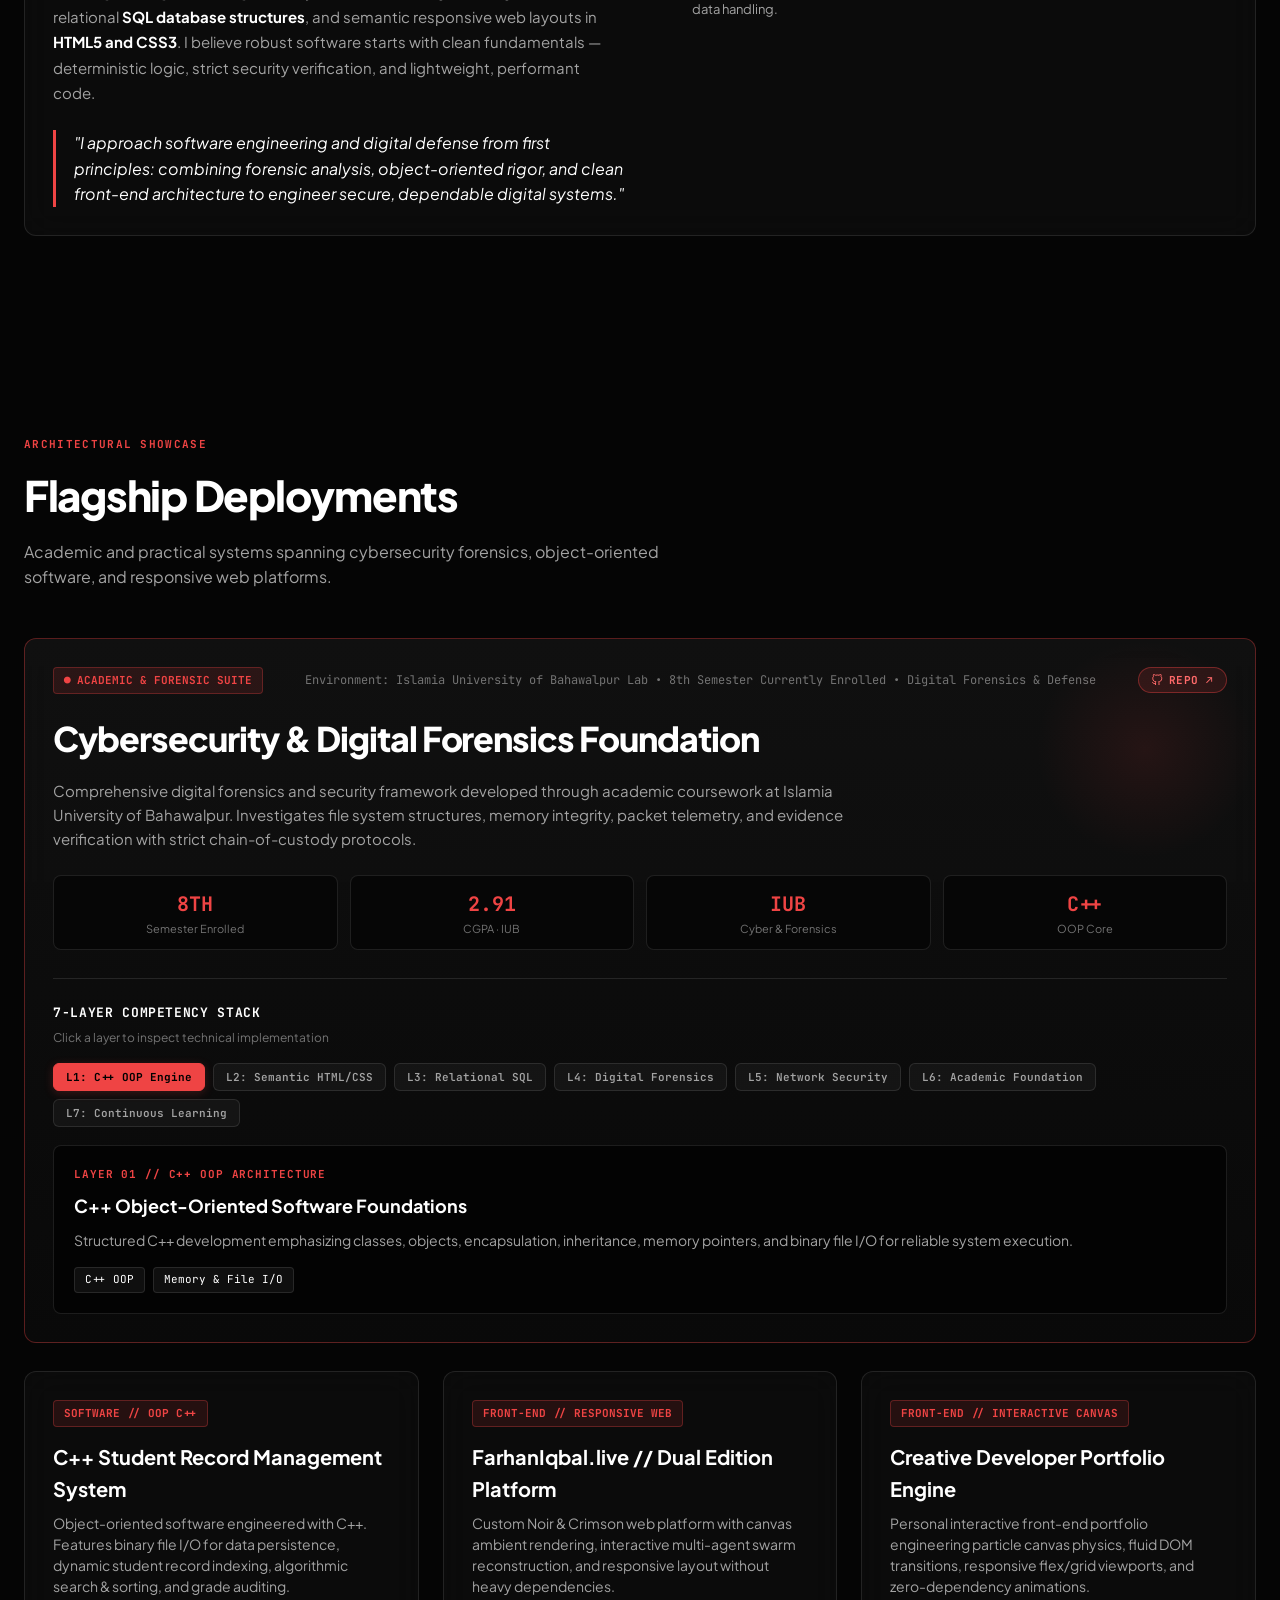
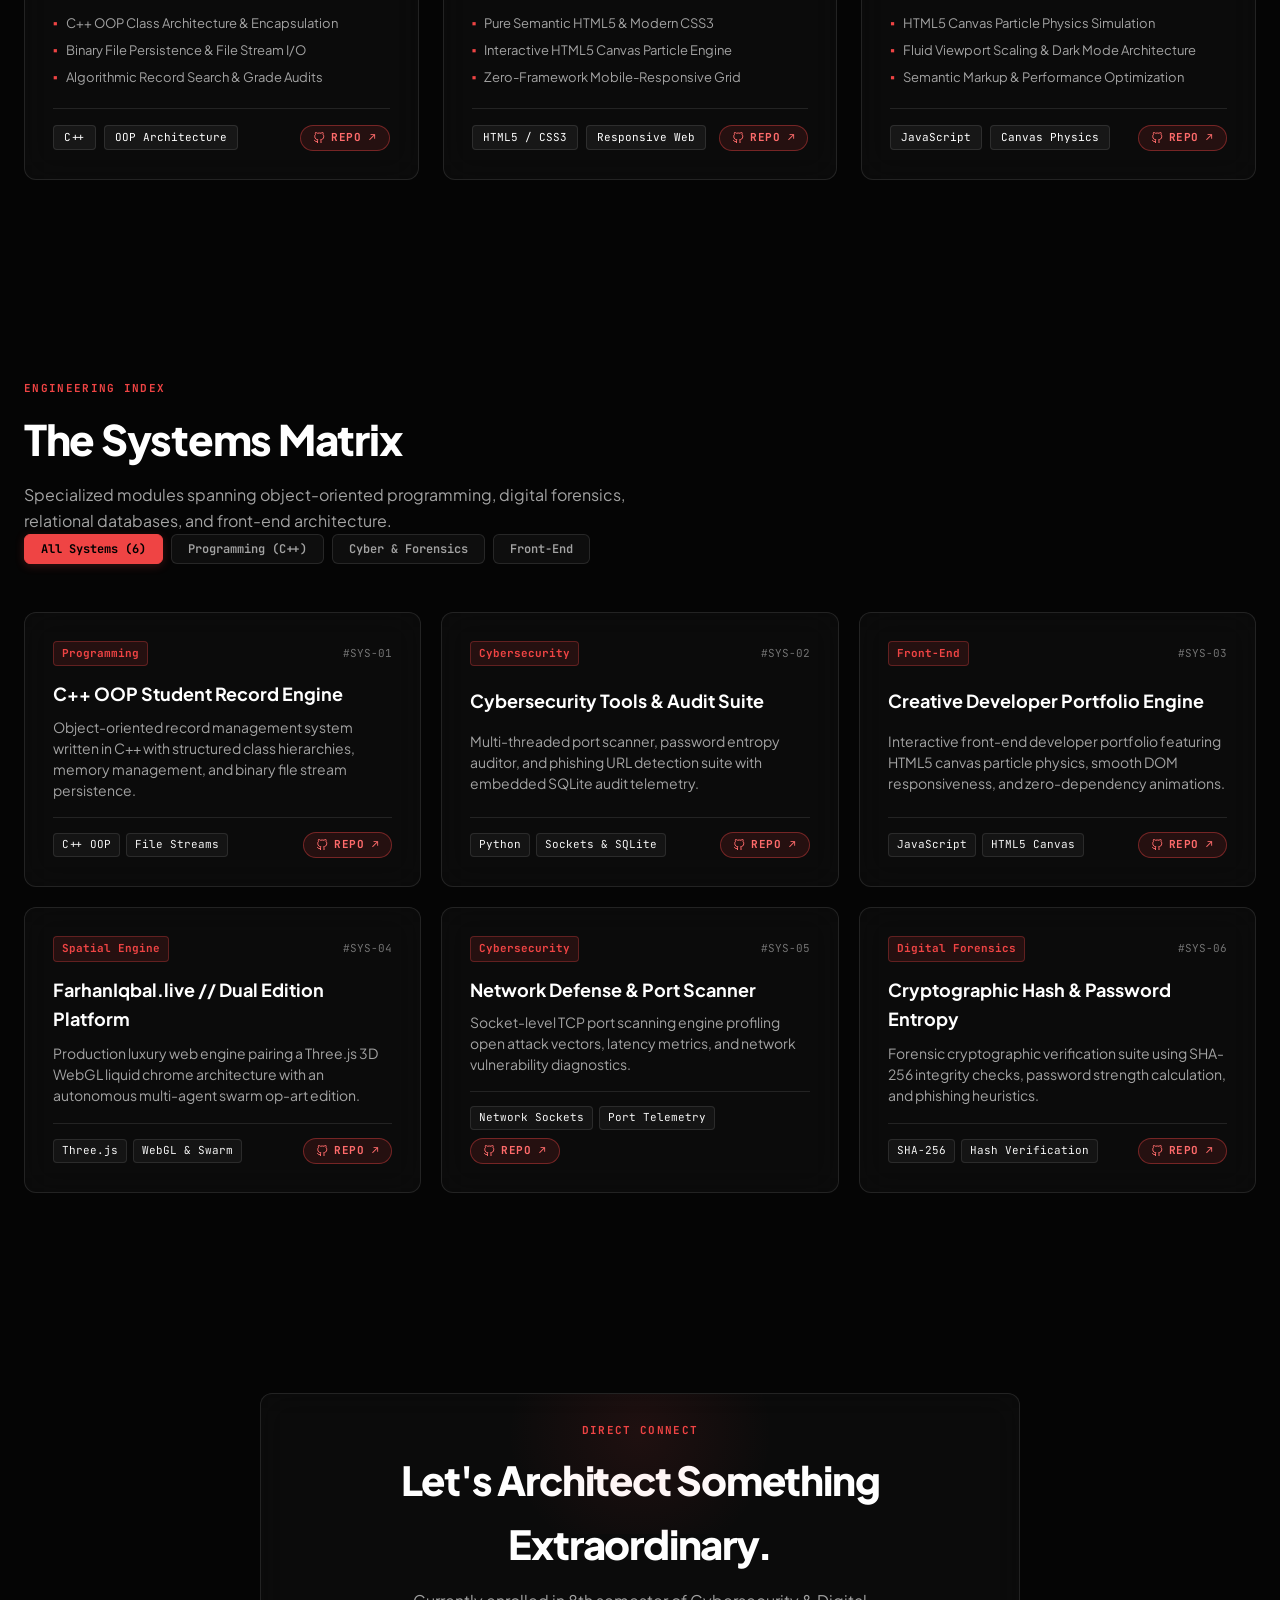
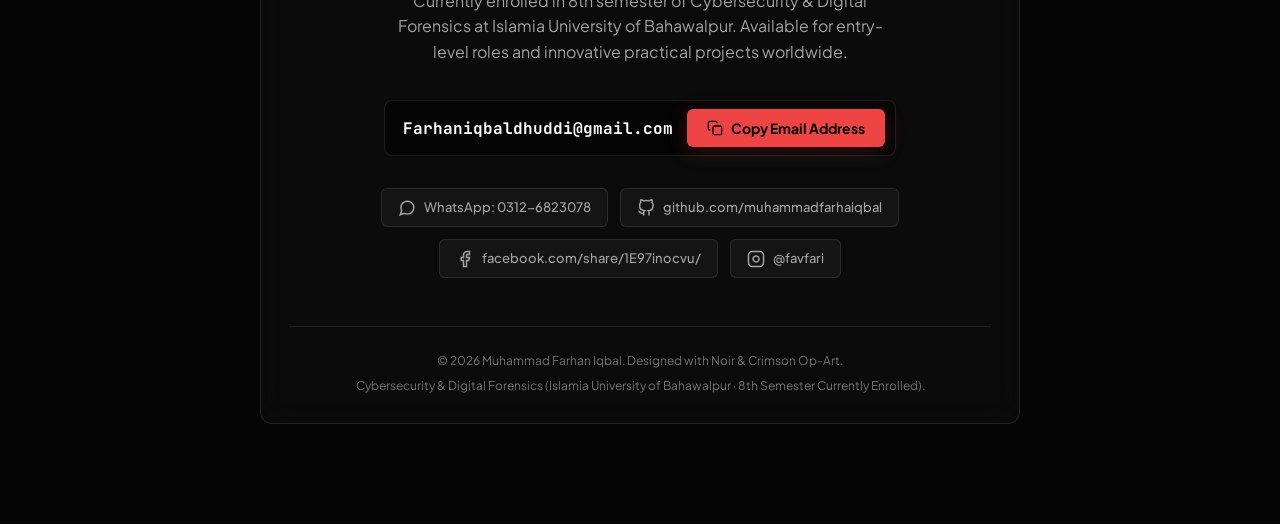
<file: special.html>
<!DOCTYPE html>
<html lang="en">
<head>
  <meta charset="UTF-8">
  <meta http-equiv="refresh" content="0; url=/special/">
  <link rel="canonical" href="https://farhaniqbal.online/special/" />
  <title>Redirecting to Special Edition...</title>
  <script>
    window.location.replace("./special/");
  </script>
</head>
<body style="background:#050505;color:#888;display:flex;align-items:center;justify-content:center;height:100vh;margin:0;font-family:sans-serif;">
  <p>Loading Special Edition... <a href="./special/" style="color:#ef4444;">Click here if not redirected</a>.</p>
</body>
</html>
</file>
<file: special/style.css>
/* ==========================================================================
   SAHIR VEERANCHERI — SOVEREIGN AI SYSTEMS ARCHITECT
   Design System: Noir & Crimson Op-Art (Red, Black, White)
   Inspired by Film Noir, Geometric Brutalism & Op-Art Hypnotic Vortex
   ========================================================================== */

/* --- CSS Variables & Design Tokens --- */
:root {
  /* Color Palette - Noir & Crimson Obsidian */
  --bg-dark: #050505;
  --bg-surface: #0a0a0a;
  --bg-card: rgba(14, 14, 14, 0.78);
  --bg-card-hover: rgba(22, 22, 22, 0.90);

  /* Red Accent System */
  --accent-red: #ef4444;
  --accent-red-hover: #dc2626;
  --accent-red-glow: rgba(239, 68, 68, 0.22);
  --accent-red-dim: rgba(239, 68, 68, 0.10);
  --accent-red-border: rgba(239, 68, 68, 0.35);

  /* High Contrast Monochrome Base */
  --border-subtle: rgba(255, 255, 255, 0.10);
  --border-strong: rgba(255, 255, 255, 0.22);
  --glass-bg: rgba(255, 255, 255, 0.03);
  --glass-border: rgba(255, 255, 255, 0.10);
  --glass-blur: 16px;

  /* Typography */
  --font-sans: 'Plus Jakarta Sans', -apple-system, BlinkMacSystemFont, 'Segoe UI', Roboto, sans-serif;
  --font-mono: 'JetBrains Mono', monospace;

  /* Text Colors */
  --text-main: #f5f5f5;
  --text-muted: #a3a3a3;
  --text-dim: #737373;
  --text-bright: #ffffff;

  /* Transitions */
  --transition-fast: 0.18s cubic-bezier(0.16, 1, 0.3, 1);
  --transition-smooth: 0.3s cubic-bezier(0.16, 1, 0.3, 1);
}

/* --- Base Reset & Global Styles --- */
*, *::before, *::after {
  box-sizing: border-box;
  margin: 0;
  padding: 0;
}

html {
  font-family: var(--font-sans);
  background: var(--bg-dark);
  color-scheme: dark;
  scroll-behavior: smooth;
  -webkit-font-smoothing: antialiased;
  -moz-osx-font-smoothing: grayscale;
}

body {
  background: var(--bg-dark);
  color: var(--text-main);
  line-height: 1.6;
  overflow-x: hidden;
  position: relative;
  min-height: 100vh;
}

::selection {
  background: var(--accent-red);
  color: #000;
}

/* Atmospheric Ambient Canvas */
#aurora-canvas {
  position: absolute;
  top: 0;
  left: 0;
  width: 100%;
  height: 100vh;
  z-index: 0;
  pointer-events: none;
}

.ambient-canvas-container {
  position: absolute;
  inset: 0;
  overflow: hidden;
  pointer-events: none;
  z-index: 0;
}

main {
  position: relative;
  z-index: 1;
}

/* ==========================================================================
   NAVIGATION DOCK
   ========================================================================== */
.dock-container {
  position: fixed;
  top: 18px;
  left: 0;
  right: 0;
  z-index: 100;
  display: flex;
  justify-content: center;
  padding: 0 16px;
  pointer-events: none;
}

.nav-dock {
  pointer-events: auto;
  display: flex;
  align-items: center;
  gap: 20px;
  padding: 8px 18px;
  background: #000;
  border: 1px solid rgba(255,255,255,.18);
  border-radius: 9999px;
  transition: border-color var(--transition-smooth);
}

.nav-dock:hover {
  border-color: rgba(255, 255, 255, 0.28);
}

.nav-brand {
  display: flex;
  align-items: center;
  gap: 10px;
  text-decoration: none;
  color: var(--text-bright);
}

.brand-monogram {
  display: inline-flex;
  align-items: center;
  justify-content: center;
  width: 26px;
  height: 26px;
  background: var(--accent-red);
  color: #000;
  font-weight: 800;
  font-size: 11px;
  border-radius: 4px;
  letter-spacing: -0.02em;
}

.brand-label {
  font-family: var(--font-mono);
  font-size: 11px;
  font-weight: 600;
  letter-spacing: 0.08em;
  color: var(--text-muted);
}

.nav-links {
  display: flex;
  align-items: center;
  gap: 6px;
}

.nav-item {
  color: var(--text-muted);
  text-decoration: none;
  font-size: 13px;
  font-weight: 500;
  padding: 6px 12px;
  border-radius: 9999px;
  transition: color var(--transition-fast), background var(--transition-fast);
}

.nav-item:hover {
  color: var(--text-bright);
  background: rgba(255, 255, 255, 0.08);
}

.nav-item.active {
  color: var(--text-bright);
  background: rgba(239, 68, 68, 0.15);
  border: 1px solid rgba(239, 68, 68, 0.35);
  font-weight: 600;
}

.dock-status {
  display: flex;
  align-items: center;
  gap: 8px;
  font-family: var(--font-mono);
  font-size: 11px;
  color: var(--text-muted);
  padding-left: 8px;
  border-left: 1px solid var(--border-subtle);
}

.status-dot {
  width: 7px;
  height: 7px;
  background: var(--accent-red);
  border-radius: 50%;
  box-shadow: 0 0 10px var(--accent-red);
  animation: pulseDot 2s ease-in-out infinite;
}

@keyframes pulseDot {
  0%, 100% { opacity: 1; transform: scale(1); }
  50% { opacity: 0.35; transform: scale(0.85); }
}

/* ==========================================================================
   BUTTONS & COMMON UI ELEMENTS
   ========================================================================== */
.btn {
  display: inline-flex;
  align-items: center;
  justify-content: center;
  gap: 8px;
  padding: 10px 20px;
  font-size: 14px;
  font-weight: 600;
  border-radius: 6px;
  text-decoration: none;
  cursor: pointer;
  border: none;
  font-family: inherit;
  transition: all var(--transition-fast);
}

.btn-primary {
  background: var(--accent-red);
  color: #000;
  font-weight: 700;
  box-shadow: 0 4px 20px var(--accent-red-glow);
}

.btn-primary:hover {
  background: #ff3333;
  box-shadow: 0 8px 30px rgba(239, 68, 68, 0.45);
  transform: translateY(-2px);
  color: #000;
}

.btn-glass {
  background: rgba(255, 255, 255, 0.05);
  color: var(--text-bright);
  border: 1px solid var(--glass-border);
  backdrop-filter: blur(8px);
}

.btn-glass:hover {
  background: rgba(255, 255, 255, 0.12);
  border-color: rgba(255, 255, 255, 0.25);
  transform: translateY(-2px);
  color: #fff;
}

.btn-secondary {
  background: transparent;
  color: var(--text-bright);
  border: 1px solid var(--border-subtle);
}

.btn-secondary:hover {
  border-color: var(--accent-red);
  color: var(--accent-red);
  transform: translateY(-2px);
}

.btn-sm {
  padding: 6px 14px;
  font-size: 12px;
}

.btn-icon {
  display: inline-block;
  vertical-align: middle;
}

/* Glass Card */
.glass-card {
  background: var(--bg-card);
  backdrop-filter: blur(var(--glass-blur));
  -webkit-backdrop-filter: blur(var(--glass-blur));
  border: 1px solid var(--border-subtle);
  border-radius: 12px;
  padding: 28px;
  transition: border-color var(--transition-smooth), transform var(--transition-smooth), box-shadow var(--transition-smooth);
}

.glass-card:hover {
  border-color: var(--border-strong);
  box-shadow: 0 16px 40px rgba(0, 0, 0, 0.7), 0 0 25px rgba(239, 68, 68, 0.08);
  transform: translateY(-2px);
}

/* ==========================================================================
   HERO SECTION
   ========================================================================== */
.hero-section {
  min-height: min(100vh, 100svh);
  padding: 110px max(24px, calc((100vw - 1360px) / 2)) 42px;
  position: relative;
  display: grid;
  grid-template-columns: minmax(0, 1fr);
  align-content: start;
  gap: 0;
  overflow: hidden;
  isolation: isolate;
  background: var(--bg-dark);
}

.hero-section::before,
.hero-section::after { display: none; }

.hero-bg-grid {
  position: absolute;
  inset: 0;
  z-index: 0;
  pointer-events: none;
}

.grid-line { background: rgba(255,255,255,.018); }
.line-1 { left: 17%; top: 0; width: 1px; height: 100%; }
.line-2 { left: 50%; top: 0; width: 1px; height: 100%; background: rgba(255,255,255,.026); }
.line-3 { right: 17%; top: 0; width: 1px; height: 100%; }

.grid-crosshair,
.grid-coord,
.hero-giant-bg { display: none; }

/* One full-width standalone SVG wordmark row. */
.hero-wordmark-svg {
  grid-row: 1;
  position: relative;
  z-index: 1;
  width: 100%;
  line-height: 0;
  margin: 0 auto;
}

.hero-wordmark-svg svg {
  display: block;
  width: 100%;
  height: auto;
}

.hero-wordmark-svg text {
  font-family: 'Bebas Neue', Impact, sans-serif;
  fill: rgba(201, 58, 58, .22);
  stroke: #c93a3a;
  stroke-width: 1.5;
  paint-order: stroke;
}

/* Desktop hero grid with equal side tracks around a fixed 380px portrait. */
.hero-stage-grid {
  grid-row: 2;
  position: relative;
  z-index: 2;
  width: min(1360px, 100%);
  margin: -3.6vw auto 0;
  min-height: min(560px, calc(100svh - 180px));
  display: grid;
  grid-template-columns: minmax(300px, 1fr) minmax(280px, 380px) minmax(300px, 1fr);
  grid-template-areas: 'left photo right';
  grid-template-rows: minmax(0, 1fr);
  column-gap: clamp(24px, 3vw, 56px);
  row-gap: 0;
  align-items: end;
}

.hero-flank {
  position: relative;
  min-width: 0;
  display: flex;
  flex-direction: column;
  justify-content: flex-end;
  padding: 0 0 8px;
}

.left-flank { grid-area: left; }
.right-flank { grid-area: right; align-self: stretch; padding-right: 0; }

.hero-script {
  font: 600 clamp(32px, 3.4vw, 44px)/1 'Caveat', cursive;
  color: #fff;
  margin: 0 0 14px;
}

.hero-name {
  display: inline-block;
  width: fit-content;
  color: #fff;
  font: 400 clamp(56px, 6.4vw, 92px)/1 'Bebas Neue', sans-serif;
  margin: 0 0 22px;
  padding: .06em .16em;
  background: var(--accent-red);
}

.accent-red-dot { color: #fff; margin-left: .05em; }

.hero-role-pill {
  display: inline-flex;
  align-items: center;
  gap: 9px;
  width: fit-content;
  padding: 8px 14px;
  border: 1px solid rgba(255,255,255,.18);
  color: #fff;
  font: 700 13px/1.3 var(--font-mono);
  letter-spacing: .04em;
  margin: 0 0 28px;
}

.pill-dot { color: var(--accent-red); font-size: 13px; }

.hero-desc {
  max-width: 42ch;
  margin: 26px 0 30px;
  color: #c4c4cb;
  font-size: 16px;
  line-height: 1.65;
}

.hero-desc strong { color: #fff; font-weight: 700; }

.hero-actions { display: flex; gap: 12px; flex-wrap: wrap; margin-bottom: 30px; }

.btn-crimson,
.btn-glass {
  padding: 15px 20px;
  font: 700 13px/1 var(--font-mono);
  letter-spacing: .08em;
  border-radius: 0;
}

.hero-stats-row {
  display: grid;
  grid-template-columns: repeat(3, minmax(0, 1fr));
  margin-top: 30px;
  border-top: 1px solid rgba(255,255,255,.16);
}

.hero-stat-box {
  min-height: 62px;
  padding: 12px;
}

.hero-stat-box:nth-child(n+2) {
  border-left: 1px solid rgba(255,255,255,.12);
}

.stat-val {
  color: #fff;
  font: 700 20px/1.1 var(--font-mono);
  letter-spacing: -.02em;
}

.hero-stat-box:nth-child(1) .stat-val { color: var(--accent-red); }
.stat-lbl { color: #a8a8b0; font: 500 13px/1.3 var(--font-mono); letter-spacing: .05em; }

/* Center portrait: exact centered track, deliberate panel frame, bottom fade. */
.hero-center-col {
  grid-area: photo;
  align-self: end;
  min-width: 0;
  display: grid;
  place-items: end center;
}

.hero-cutout-wrap {
  position: relative;
  width: 100%;
  aspect-ratio: 4 / 5;
  overflow: visible;
  background: linear-gradient(154deg, #050505 0%, #111111 58%, #050505 100%);
  opacity: 1;
}

.hero-cutout-wrap::before,
.hero-cutout-wrap::after { display: none; }

.hero-portrait-panel {
  position: absolute;
  inset: 18% 6% 0;
  z-index: 1;
  background: var(--accent-red);
  transform: translate(14px, -14px);
}

.hero-portrait-panel::after {
  content: '';
  position: absolute;
  inset: 0;
  border: 1px solid rgba(255,255,255,.35);
  transform: translate(-14px, 14px);
}

.hero-cutout-img {
  position: relative;
  z-index: 2;
  width: 100%;
  height: 100%;
  display: block;
  object-fit: contain;
  object-position: bottom center;
  filter: brightness(1.12) contrast(1.05);
  -webkit-mask-image: linear-gradient(to bottom, black 78%, transparent 99%);
  mask-image: linear-gradient(to bottom, black 78%, transparent 99%);
}

.cutout-status-badge {
  position: absolute;
  left: -8px;
  bottom: 14px;
  z-index: 5;
  padding: 7px 12px;
  background: #000;
  border: 1px solid var(--accent-red);
  color: #fff;
  font: 700 13px/1.2 var(--font-mono);
  letter-spacing: .05em;
}

.status-pulse-red { color: var(--accent-red); animation: pulseDot 2s ease-in-out infinite; }

/* HUD cards use readable body/label sizes. */
.right-flank .hud-stack {
  display: grid;
  gap: 12px;
}

.hud-card {
  padding: 20px 24px;
  background: #0f0f10;
  border: 1px solid rgba(255,255,255,.1);
}

.hud-card-header {
  display: flex;
  align-items: center;
  gap: 12px;
  margin-bottom: 8px;
  font-size: 13px;
  color: #fff;
}

.hud-idx {
  color: #fff;
  font: 700 13px/1 var(--font-mono);
}

.hud-tag {
  margin-left: auto;
  padding: 4px 8px;
  border: 1px solid rgba(255,255,255,.18);
  color: #c4c4cb;
  font: 700 13px/1 var(--font-mono);
  letter-spacing: .06em;
}

.hud-card-title {
  color: #fff;
  font-size: 20px;
  font-weight: 700;
  letter-spacing: -.01em;
  line-height: 1.15;
  margin-bottom: 6px;
}

.hud-card-desc {
  color: #c4c4cb;
  font-size: 15px;
  line-height: 1.55;
}

.hud-tech-tags {
  display: flex;
  flex-wrap: wrap;
  gap: 8px;
  margin-top: 8px;
}

.hud-tech-tags .tech-tag {
  border: 1px solid rgba(255,255,255,.18);
  background: transparent;
  color: #c4c4cb;
  padding: 5px 12px;
  font: 500 13px/1 var(--font-mono);
  border-radius: 4px;
}

/* Responsive: stack hero tracks under 1000px. */
@media (max-width: 1000px) {
  .hero-stage-grid {
    grid-template-columns: 1fr;
    grid-template-areas: 'photo' 'left' 'right';
    gap: 28px;
    min-height: 0;
    margin-top: 0;
  }

  .hero-section { padding-top: 34px; }

  .hero-wordmark-svg { margin-bottom: 0; }

  .hero-center-col {
    max-width: 380px;
    width: 100%;
    margin: 0 auto;
  }

  .grid-coord { display: none; }
  .brand-label { display: none; }
}

@media (max-width: 480px) {
  .hero-section { padding: 34px 20px 28px; }

  .hero-wordmark-svg { width: 100%; }

  .hero-role-pill {
    width: 100%;
    justify-content: center;
  }

  .hero-actions { flex-direction: column; }

  .btn-crimson,
  .btn-glass { width: 100%; }

  .hero-stats-row { grid-template-columns: repeat(3, minmax(0, 1fr)); }

  .hero-stat-box { padding: 10px 6px; }
  .stat-val { font-size: 15px; }
  .stat-lbl { font-size: 13px; }

  .cutout-status-badge { max-width: calc(100% - 16px); }
}

@media (prefers-reduced-motion: reduce) {
  .hero-build,
  .reveal-item {
    transition: none;
    transform: none;
  }
}

/* ==========================================================================
   COMMON SECTION HEADERS
   ========================================================================== */
.section {
  padding: 100px 24px;
  position: relative;
}

.section-container {
  max-width: 1200px;
  margin: 0 auto;
}

.section-header {
  margin-bottom: 48px;
}

.section-tag {
  font-family: var(--font-mono);
  font-size: 11px;
  font-weight: 700;
  letter-spacing: 0.12em;
  color: var(--accent-red);
  margin-bottom: 8px;
}

.section-title {
  font-size: clamp(28px, 3.8vw, 42px);
  font-weight: 800;
  letter-spacing: -0.03em;
  color: var(--text-bright);
  margin-bottom: 10px;
}

.section-desc {
  font-size: 16px;
  color: var(--text-muted);
  max-width: 640px;
}

/* ==========================================================================
   FLAGSHIP SHOWCASE
   ========================================================================== */
.flagship-container {
  display: flex;
  flex-direction: column;
  gap: 28px;
}

.highlighted-card {
  border-color: rgba(239, 68, 68, 0.35);
  background: linear-gradient(180deg, rgba(20, 20, 20, 0.75) 0%, rgba(10, 10, 10, 0.90) 100%);
  position: relative;
}

.card-glow-red {
  position: absolute;
  top: 0;
  right: 0;
  width: 220px;
  height: 220px;
  background: radial-gradient(circle, var(--accent-red-glow) 0%, transparent 70%);
  pointer-events: none;
  opacity: 0.45;
}

.flagship-header {
  display: flex;
  justify-content: space-between;
  align-items: center;
  flex-wrap: wrap;
  gap: 12px;
  margin-bottom: 18px;
}

.flagship-badge {
  display: inline-flex;
  align-items: center;
  gap: 6px;
  background: rgba(239, 68, 68, 0.12);
  color: var(--accent-red);
  font-family: var(--font-mono);
  font-size: 11px;
  font-weight: 700;
  padding: 4px 10px;
  border-radius: 4px;
  border: 1px solid rgba(239, 68, 68, 0.30);
}

.flagship-meta {
  font-family: var(--font-mono);
  font-size: 12px;
  color: var(--text-dim);
}

.flagship-title {
  font-size: clamp(24px, 2.8vw, 34px);
  font-weight: 800;
  letter-spacing: -0.03em;
  color: var(--text-bright);
  margin-bottom: 12px;
}

.flagship-desc {
  font-size: 15px;
  color: var(--text-muted);
  max-width: 820px;
  line-height: 1.6;
  margin-bottom: 24px;
}

.flagship-metrics-row {
  display: grid;
  grid-template-columns: repeat(auto-fit, minmax(130px, 1fr));
  gap: 12px;
  margin-bottom: 28px;
}

.metric-pill {
  background: rgba(0, 0, 0, 0.5);
  border: 1px solid var(--border-subtle);
  border-radius: 8px;
  padding: 12px;
  text-align: center;
}

.metric-num {
  font-family: var(--font-mono);
  font-size: 20px;
  font-weight: 700;
  color: var(--accent-red);
}

.metric-desc {
  font-size: 11px;
  color: var(--text-dim);
}

/* 7-Layer Architecture Interactive Explorer */
.saai-architecture-explorer {
  border-top: 1px solid var(--border-subtle);
  padding-top: 24px;
}

.explorer-header {
  margin-bottom: 16px;
}

.explorer-title {
  font-family: var(--font-mono);
  font-size: 13px;
  font-weight: 700;
  color: var(--text-bright);
  letter-spacing: 0.05em;
  margin-bottom: 4px;
}

.explorer-sub {
  font-size: 12px;
  color: var(--text-dim);
}

.layer-tabs {
  display: flex;
  flex-wrap: wrap;
  gap: 8px;
  margin-bottom: 18px;
}

.layer-tab {
  background: rgba(255, 255, 255, 0.04);
  border: 1px solid var(--border-subtle);
  color: var(--text-muted);
  font-family: var(--font-mono);
  font-size: 11px;
  font-weight: 600;
  padding: 6px 12px;
  border-radius: 6px;
  cursor: pointer;
  transition: all var(--transition-fast);
}

.layer-tab:hover {
  background: rgba(255, 255, 255, 0.10);
  color: var(--text-bright);
  border-color: rgba(255, 255, 255, 0.25);
}

.layer-tab.active {
  background: var(--accent-red);
  color: #000;
  font-weight: 700;
  border-color: var(--accent-red);
  box-shadow: 0 2px 10px var(--accent-red-glow);
}

.layer-inspector-pane {
  background: rgba(0, 0, 0, 0.65);
  border: 1px solid var(--border-subtle);
  border-radius: 8px;
  padding: 20px;
  min-height: 140px;
}

.layer-inspect-badge {
  font-family: var(--font-mono);
  font-size: 11px;
  font-weight: 700;
  color: var(--accent-red);
  letter-spacing: 0.08em;
  margin-bottom: 8px;
}

.layer-inspect-title {
  font-size: 18px;
  font-weight: 700;
  color: var(--text-bright);
  margin-bottom: 8px;
}

.layer-inspect-desc {
  font-size: 14px;
  color: var(--text-muted);
  line-height: 1.6;
  margin-bottom: 16px;
}

.tech-tags-group {
  display: flex;
  flex-wrap: wrap;
  gap: 8px;
}

.tech-tag {
  background: rgba(255, 255, 255, 0.05);
  border: 1px solid var(--border-subtle);
  color: var(--text-bright);
  font-family: var(--font-mono);
  font-size: 11px;
  padding: 3px 10px;
  border-radius: 4px;
}

/* Secondary Flagship Grid */
.flagship-subgrid {
  display: grid;
  grid-template-columns: repeat(auto-fit, minmax(340px, 1fr));
  gap: 24px;
}

.subgrid-card {
  display: flex;
  flex-direction: column;
  justify-content: space-between;
}

.subgrid-top {
  margin-bottom: 20px;
}

.subgrid-badge-row {
  display: flex;
  justify-content: space-between;
  align-items: center;
  margin-bottom: 14px;
}

.subgrid-title {
  font-size: 20px;
  font-weight: 700;
  color: var(--text-bright);
  margin-bottom: 8px;
}

.subgrid-desc {
  font-size: 14px;
  color: var(--text-muted);
  line-height: 1.5;
  margin-bottom: 16px;
}

.spec-list {
  list-style: none;
  display: flex;
  flex-direction: column;
  gap: 6px;
  font-size: 13px;
  color: var(--text-muted);
}

.spec-item {
  display: flex;
  align-items: center;
  gap: 8px;
}

.spec-item::before {
  content: '▪';
  color: var(--accent-red);
}

.subgrid-footer {
  border-top: 1px solid var(--border-subtle);
  padding-top: 16px;
  display: flex;
  justify-content: space-between;
  align-items: center;
  flex-wrap: wrap;
  gap: 8px;
}

.subgrid-tags {
  display: flex;
  gap: 8px;
  flex-wrap: wrap;
}

.repo-pill-btn {
  display: inline-flex;
  align-items: center;
  gap: 6px;
  padding: 6px 12px;
  background: rgba(239, 68, 68, 0.12);
  border: 1px solid rgba(239, 68, 68, 0.4);
  color: #ff6b6b;
  font: 700 11px/1 var(--font-mono);
  letter-spacing: 0.05em;
  text-decoration: none;
  border-radius: 999px;
  transition: all 0.2s ease;
}
.repo-pill-btn:hover {
  background: #ef4444;
  color: #fff;
  border-color: #ef4444;
  transform: translateY(-1px);
  box-shadow: 0 4px 14px rgba(239, 68, 68, 0.4);
}

/* ==========================================================================
   BENTO GRID PROJECTS
   ========================================================================== */
.bento-controls {
  display: flex;
  gap: 8px;
  flex-wrap: wrap;
  margin-bottom: 28px;
}

.filter-btn {
  background: rgba(255, 255, 255, 0.04);
  border: 1px solid var(--border-subtle);
  color: var(--text-muted);
  font-family: var(--font-mono);
  font-size: 12px;
  font-weight: 600;
  padding: 6px 16px;
  border-radius: 6px;
  cursor: pointer;
  transition: all var(--transition-fast);
}

.filter-btn:hover {
  background: rgba(255, 255, 255, 0.10);
  color: var(--text-bright);
  border-color: rgba(255, 255, 255, 0.25);
}

.filter-btn.active {
  background: var(--accent-red);
  color: #000;
  font-weight: 700;
  border-color: var(--accent-red);
  box-shadow: 0 2px 10px var(--accent-red-glow);
}

.bento-grid {
  display: grid;
  grid-template-columns: repeat(auto-fill, minmax(340px, 1fr));
  gap: 20px;
}

.bento-card {
  display: flex;
  flex-direction: column;
  justify-content: space-between;
}

.bento-card.hidden {
  display: none !important;
}

.bento-top {
  display: flex;
  justify-content: space-between;
  align-items: center;
  margin-bottom: 14px;
}

.category-chip {
  font-size: 11px;
  font-weight: 700;
  padding: 3px 8px;
  border-radius: 4px;
  font-family: var(--font-mono);
  background: rgba(239, 68, 68, 0.12);
  color: var(--accent-red);
  border: 1px solid rgba(239, 68, 68, 0.30);
}

.bento-id {
  font-family: var(--font-mono);
  font-size: 11px;
  color: var(--text-dim);
}

.bento-link {
  color: var(--text-muted);
  transition: color var(--transition-fast);
}

.bento-link:hover {
  color: var(--accent-red);
}

.bento-title {
  font-size: 18px;
  font-weight: 700;
  color: var(--text-bright);
  margin-bottom: 8px;
}

.bento-desc {
  font-size: 14px;
  color: var(--text-muted);
  line-height: 1.5;
  margin-bottom: 16px;
}

.bento-footer {
  border-top: 1px solid var(--border-subtle);
  padding-top: 14px;
  display: flex;
  justify-content: space-between;
  align-items: center;
  flex-wrap: wrap;
  gap: 8px;
}

.bento-tags {
  display: flex;
  flex-wrap: wrap;
  gap: 6px;
}

.tag {
  background: rgba(255, 255, 255, 0.04);
  border: 1px solid var(--border-subtle);
  color: var(--text-main);
  font-family: var(--font-mono);
  font-size: 11px;
  padding: 2px 8px;
  border-radius: 4px;
}

/* ==========================================================================
   TECHNICAL STACK SECTION
   ========================================================================== */
.stack-grid {
  display: grid;
  grid-template-columns: repeat(auto-fit, minmax(260px, 1fr));
  gap: 20px;
}

.stack-group-title {
  font-family: var(--font-mono);
  font-size: 12px;
  font-weight: 700;
  color: var(--accent-red);
  letter-spacing: 0.06em;
  margin-bottom: 16px;
}

.stack-pills {
  display: flex;
  flex-wrap: wrap;
  gap: 8px;
}

.tech-pill {
  background: rgba(255, 255, 255, 0.04);
  border: 1px solid var(--border-subtle);
  color: var(--text-bright);
  font-size: 12px;
  padding: 4px 10px;
  border-radius: 4px;
  font-family: var(--font-mono);
}

.tech-pill:hover {
  border-color: var(--accent-red);
  color: #fff;
}

/* ==========================================================================
   ABOUT & PHILOSOPHY
   ========================================================================== */
.about-grid {
  display: grid;
  grid-template-columns: 1fr 1fr;
  gap: 32px;
}

.about-text {
  font-size: 15px;
  color: var(--text-muted);
  line-height: 1.7;
  margin-bottom: 20px;
}

.about-text strong {
  color: var(--text-bright);
}

.quote-box {
  border-left: 3px solid var(--accent-red);
  padding-left: 18px;
  font-style: italic;
  color: var(--text-bright);
  margin-top: 24px;
}

.principles-list {
  list-style: none;
  display: flex;
  flex-direction: column;
  gap: 16px;
}

.principle-item {
  display: flex;
  gap: 12px;
}

.principle-num {
  font-family: var(--font-mono);
  font-size: 12px;
  font-weight: 700;
  color: var(--accent-red);
  min-width: 24px;
}

.principle-title {
  font-weight: 700;
  color: var(--text-bright);
  margin-bottom: 2px;
}

.principle-desc {
  font-size: 13px;
  color: var(--text-muted);
}

/* ==========================================================================
   CONTACT SECTION
   ========================================================================== */
.contact-card {
  text-align: center;
  max-width: 760px;
  margin: 0 auto;
  position: relative;
  overflow: hidden;
}

.contact-glow-red {
  position: absolute;
  top: -60px;
  left: 50%;
  transform: translateX(-50%);
  width: 320px;
  height: 200px;
  background: radial-gradient(circle, var(--accent-red-glow) 0%, transparent 70%);
  pointer-events: none;
  opacity: 0.4;
}

.contact-title {
  font-size: clamp(28px, 3.5vw, 40px);
  font-weight: 800;
  letter-spacing: -0.03em;
  color: var(--text-bright);
  margin-bottom: 12px;
}

.contact-subtitle {
  font-size: 16px;
  color: var(--text-muted);
  max-width: 520px;
  margin: 0 auto 36px;
}

.email-action-box {
  display: inline-flex;
  align-items: center;
  gap: 14px;
  background: rgba(0, 0, 0, 0.6);
  border: 1px solid var(--border-subtle);
  padding: 8px 10px 8px 18px;
  border-radius: 8px;
  margin-bottom: 32px;
}

.email-address {
  font-family: var(--font-mono);
  font-size: 16px;
  font-weight: 700;
  color: var(--text-bright);
}

.social-links-row {
  display: flex;
  justify-content: center;
  flex-wrap: wrap;
  gap: 12px;
  margin-bottom: 48px;
}

.social-pill {
  display: inline-flex;
  align-items: center;
  gap: 8px;
  background: rgba(255, 255, 255, 0.04);
  border: 1px solid var(--border-subtle);
  color: var(--text-muted);
  text-decoration: none;
  font-size: 13px;
  font-weight: 500;
  padding: 8px 16px;
  border-radius: 6px;
  transition: all var(--transition-fast);
}

.social-pill:hover {
  background: rgba(255, 255, 255, 0.10);
  color: var(--text-bright);
  border-color: rgba(255, 255, 255, 0.25);
  transform: translateY(-2px);
}

.footer-meta {
  display: flex;
  flex-direction: column;
  gap: 6px;
  font-size: 12px;
  color: var(--text-dim);
  padding-top: 24px;
  border-top: 1px solid var(--border-subtle);
}

/* ==========================================================================
   TOAST NOTIFICATION
   ========================================================================== */
.toast-notification {
  position: fixed;
  bottom: 24px;
  left: 50%;
  transform: translateX(-50%) translateY(100px);
  background: #000;
  color: #fff;
  border: 1px solid var(--accent-red);
  padding: 10px 20px;
  border-radius: 6px;
  font-size: 13px;
  font-weight: 700;
  display: flex;
  align-items: center;
  gap: 8px;
  box-shadow: 0 10px 28px rgba(239, 68, 68, 0.35);
  z-index: 1000;
  opacity: 0;
  pointer-events: none;
  transition: transform 0.3s cubic-bezier(0.16, 1, 0.3, 1), opacity 0.3s ease;
}

.toast-notification.show {
  transform: translateX(-50%) translateY(0);
  opacity: 1;
}

.toast-icon {
  background: var(--accent-red);
  color: #000;
  width: 18px;
  height: 18px;
  border-radius: 50%;
  display: inline-flex;
  align-items: center;
  justify-content: center;
  font-size: 11px;
  font-weight: 900;
}

/* ==========================================================================
   RESPONSIVE MEDIA QUERIES
   ========================================================================== */
/* Section divider — coordinate label | rule | index label.
   Base rule was missing, so the bar collapsed into one run-together string. */
.section-divider-bar {
  display: grid;
  grid-template-columns: auto 1fr auto;
  align-items: center;
  gap: 18px;
  max-width: 1200px;
  margin: 0 auto;
  padding: 0 24px 10px;
  font-family: var(--font-mono);
  font-size: 11px;
  letter-spacing: 0.14em;
  color: var(--text-muted);
}

.divider-line {
  height: 1px;
  background: linear-gradient(90deg, transparent, var(--border-subtle) 15%, var(--border-subtle) 85%, transparent);
}

@media (max-width: 1040px) {
  .hero-section {
    padding-top: 34px;
    padding-bottom: 34px;
  }

  .hero-stage-grid {
    grid-template-columns: 1fr;
    grid-template-areas: 'photo' 'left' 'right';
    gap: 24px;
    min-height: 0;
    margin-top: 0;
  }

  .hero-wordmark-svg { margin-bottom: 0; }

  .hero-center-col {
    grid-area: photo;
    max-width: 380px;
    width: 100%;
    margin: 0 auto;
  }

  .left-flank { grid-area: left; }
  .right-flank { grid-area: right; }

  .hero-script { font-size: 30px; }
  .hero-name { font-size: clamp(38px, 4.2vw, 52px); }
  .hero-desc { max-width: 56ch; }
  .hero-role-pill { font-size: 13px; }
  .btn-crimson, .btn-glass { padding: 14px 18px; font-size: 13px; }
  .hero-stats-row { margin-top: 26px; }
  .stat-val { font-size: 18px; }
  .stat-lbl { font-size: 13px; }
  .hero-cutout-wrap { width: min(100%, 380px); }
  .hud-card { padding: 18px 20px; }
  .hud-card-title { font-size: 18px; }
  .hud-card-desc { font-size: 15px; }
  .grid-coord { display: none; }
}

@media (max-width: 768px) {
  .dock-container {
    top: 12px;
    padding: 0 10px;
  }

  .nav-dock {
    gap: 10px;
    padding: 6px 12px;
  }

  .nav-links { display: none; }

  .hero-section { padding: 34px 18px 28px; }

  .hero-section::before,
  .hero-section::after,
  .grid-line.line-1,
  .grid-line.line-3,
  .grid-crosshair { display: none; }

  .hero-stage-grid { gap: 22px; }
  .left-flank,
  .right-flank { align-self: auto; }
  .hero-desc { max-width: 620px; }
  .hero-actions { width: 100%; }
  .hero-stats-row { width: 100%; margin-top: 24px; }
  .hero-cutout-wrap { width: min(100%, 390px); }
  .cutout-status-badge { left: 4%; bottom: 7%; }
  .hud-stack { gap: 10px; }
  .hud-card-title { font-size: 18px; }
  .hud-card-desc { font-size: 15px; }

  .section-divider-bar {
    padding-left: 18px;
    padding-right: 18px;
    font-size: 13px;
  }

  .section { padding: 60px 16px; }
  .flagship-subgrid,
  .bento-grid { grid-template-columns: 1fr; }

  .email-action-box {
    flex-direction: column;
    padding: 16px;
    width: 100%;
  }
}

@media (max-width: 480px) {
  .hero-section { padding: 34px 15px 22px; }
  .hero-script { font-size: 27px; }
  .hero-name { font-size: 40px; }
  .hero-role-pill { width: 100%; justify-content: center; }
  .hero-actions { flex-direction: column; }
  .btn-crimson, .btn-glass { width: 100%; }
  .hero-cutout-wrap { width: min(100%, 330px); }
  .cutout-status-badge {
    max-width: calc(100% - 16px);
    font-size: 13px;
  }
  .grid-coord { display: none; }
  .section-divider-bar { grid-template-columns: 1fr auto; }
  .divider-line { display: none; }
  .brand-label { display: none; }
}

@media (prefers-reduced-motion: reduce) {
  *, *::before, *::after {
    scroll-behavior: auto !important;
    animation-duration: .01ms !important;
    animation-iteration-count: 1 !important;
    transition-duration: .01ms !important;
  }
  .status-pulse-red, .status-dot { animation: none; }
}
</file>
